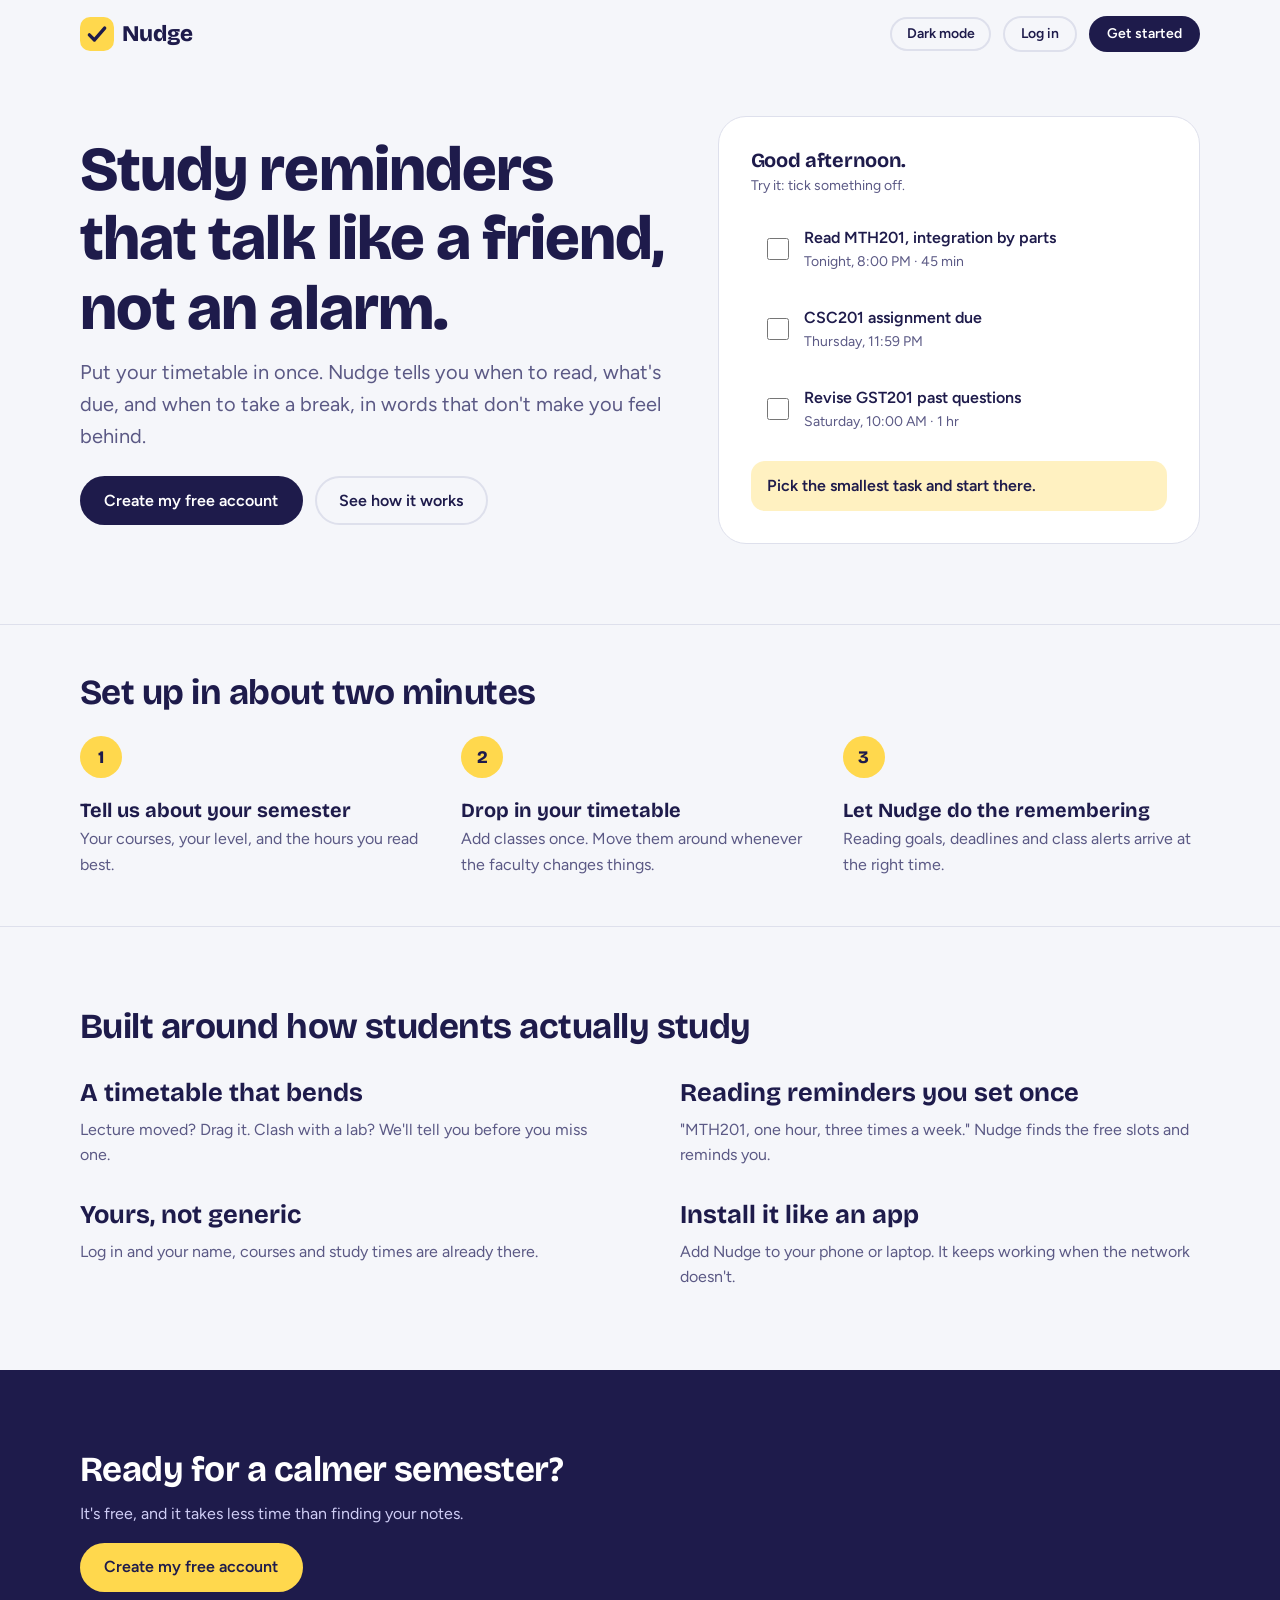
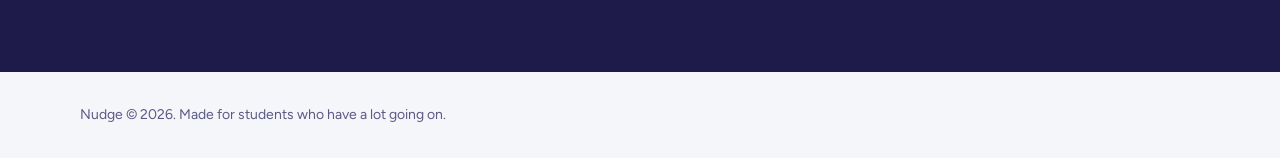
<file: index.html>
<!DOCTYPE html>
<html lang="en">
<head>
  <meta charset="utf-8">
  <meta name="viewport" content="width=device-width, initial-scale=1, viewport-fit=cover">
  <title>Nudge: study reminders that talk like a friend</title>
  <meta name="description" content="A reminder app for university students. Adjustable timetable, reading nudges, and a gentle voice.">
  <meta name="theme-color" content="#1E1B4B">

  <link rel="preconnect" href="https://fonts.googleapis.com">
  <link rel="preconnect" href="https://fonts.gstatic.com" crossorigin>
  <link href="https://fonts.googleapis.com/css2?family=Bricolage+Grotesque:wght@600;700;800&family=Figtree:wght@400;600;700&display=swap" rel="stylesheet">

  <link rel="stylesheet" href="base.css">
  <link rel="stylesheet" href="components.css">
  <link rel="stylesheet" href="landing.css">
  <link rel="manifest" href="manifest.json">
  <link rel="icon" href="icon.svg" type="image/svg+xml">
  <link rel="apple-touch-icon" href="apple-touch-icon.png">
  <meta name="mobile-web-app-capable" content="yes">
  <meta name="apple-mobile-web-app-capable" content="yes">
  <meta name="apple-mobile-web-app-title" content="Nudge">
</head>
<body>
  <a class="skip-link" href="#main">Skip to content</a>

  <header class="site-header">
    <div class="container">
      <a class="brand" href="index.html" aria-label="Nudge home">
        <svg viewBox="0 0 40 40" aria-hidden="true">
          <rect width="40" height="40" rx="12" fill="#FFD84D"/>
          <path d="M11 21l6 6 12-14" fill="none" stroke="#1E1B4B" stroke-width="4" stroke-linecap="round" stroke-linejoin="round"/>
        </svg>
        Nudge
      </a>
      <nav class="nav" aria-label="Main">
        <button class="theme-toggle" type="button" data-theme-toggle aria-pressed="false">Dark mode</button>
        <a class="btn btn-ghost btn-small" href="login.html">Log in</a>
        <a class="btn btn-primary btn-small" href="login.html?mode=signup">Get started</a>
      </nav>
    </div>
  </header>

  <main id="main">
    <section class="hero">
      <div class="container">
        <div>
          <h1>Study reminders that talk like a friend, not an alarm.</h1>
          <p class="lead">Put your timetable in once. Nudge tells you when to read, what's due, and when to take a break, in words that don't make you feel behind.</p>
          <div class="cta-row">
            <a class="btn btn-primary" href="login.html?mode=signup">Create my free account</a>
            <a class="btn btn-ghost" href="#how">See how it works</a>
          </div>
        </div>

        <div class="demo" aria-labelledby="demo-greeting">
          <h2 id="demo-greeting">Good evening.</h2>
          <p class="sub">Try it: tick something off.</p>
          <ul class="demo-list" id="demo-list"></ul>
          <p class="demo-note" id="demo-note" aria-live="polite"></p>
        </div>
      </div>
    </section>

    <section class="steps" id="how">
      <div class="container">
        <h2>Set up in about two minutes</h2>
        <ol>
          <li>
            <div>
              <strong>Tell us about your semester</strong>
              <p>Your courses, your level, and the hours you read best.</p>
            </div>
          </li>
          <li>
            <div>
              <strong>Drop in your timetable</strong>
              <p>Add classes once. Move them around whenever the faculty changes things.</p>
            </div>
          </li>
          <li>
            <div>
              <strong>Let Nudge do the remembering</strong>
              <p>Reading goals, deadlines and class alerts arrive at the right time.</p>
            </div>
          </li>
        </ol>
      </div>
    </section>

    <section class="features">
      <div class="container">
        <h2>Built around how students actually study</h2>
        <dl>
          <div>
            <dt>A timetable that bends</dt>
            <dd>Lecture moved? Drag it. Clash with a lab? We'll tell you before you miss one.</dd>
          </div>
          <div>
            <dt>Reading reminders you set once</dt>
            <dd>"MTH201, one hour, three times a week." Nudge finds the free slots and reminds you.</dd>
          </div>
          <div>
            <dt>Yours, not generic</dt>
            <dd>Log in and your name, courses and study times are already there.</dd>
          </div>
          <div>
            <dt>Install it like an app</dt>
            <dd>Add Nudge to your phone or laptop. It keeps working when the network doesn't.</dd>
          </div>
        </dl>
      </div>
    </section>

    <section class="closing">
      <div class="container">
        <h2>Ready for a calmer semester?</h2>
        <p>It's free, and it takes less time than finding your notes.</p>
        <a class="btn btn-primary" href="login.html?mode=signup">Create my free account</a>
      </div>
    </section>
  </main>

  <footer class="site-footer">
    <div class="container">Nudge &copy; <span id="year">2026</span>. Made for students who have a lot going on.</div>
  </footer>

  <script src="storage.js"></script>
  <script src="copy.js"></script>
  <script src="ui.js"></script>
  <script src="landing.js"></script>
  <script src="pwa.js"></script>
</body>
</html>
</file>
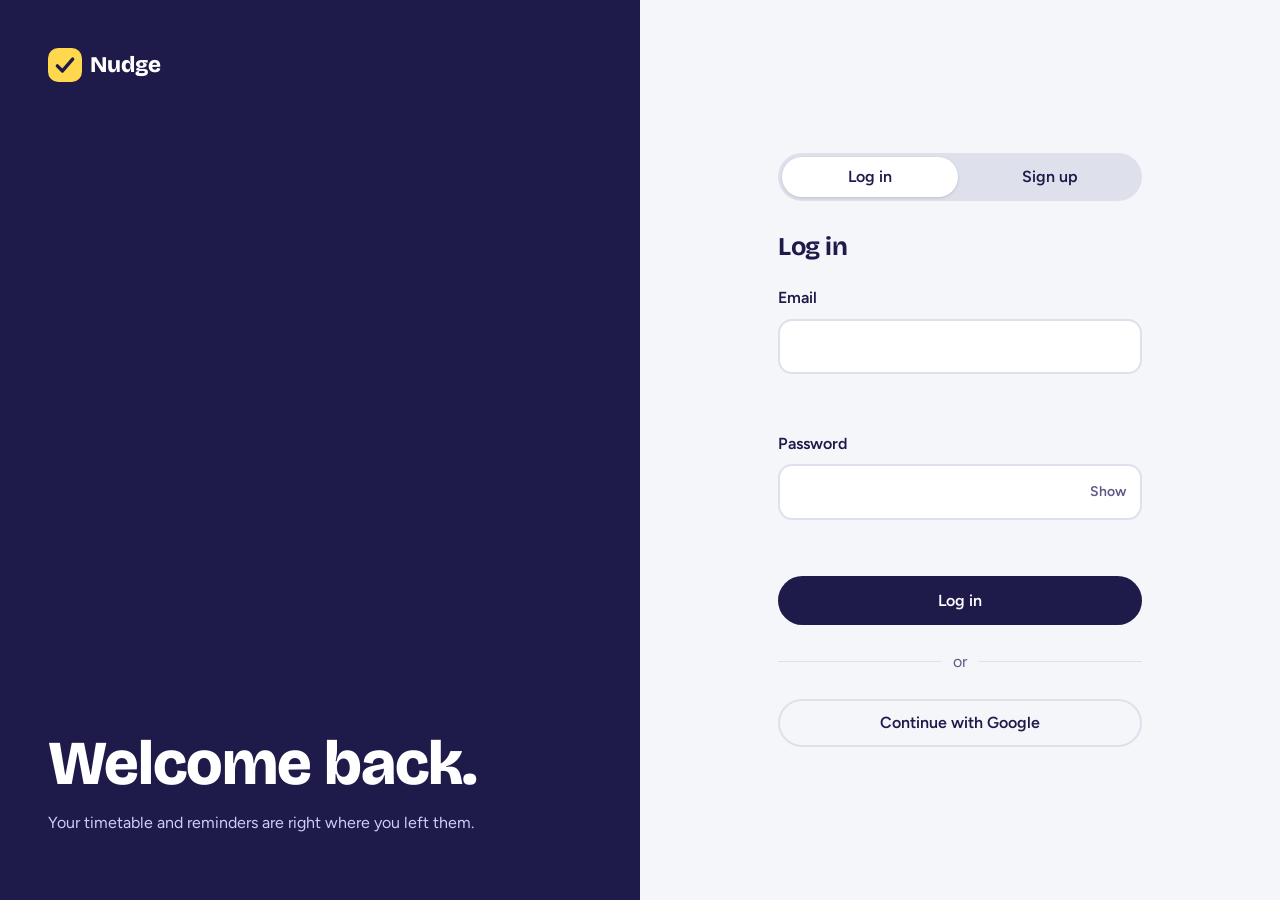
<file: dashboard.html>
<!DOCTYPE html>
<html lang="en">
<head>
  <meta charset="utf-8">
  <meta name="viewport" content="width=device-width, initial-scale=1, viewport-fit=cover">
  <title>Home · Nudge</title>
  <meta name="theme-color" content="#1E1B4B">
  <link rel="preconnect" href="https://fonts.googleapis.com">
  <link rel="preconnect" href="https://fonts.gstatic.com" crossorigin>
  <link href="https://fonts.googleapis.com/css2?family=Bricolage+Grotesque:wght@600;700;800&family=Figtree:wght@400;600;700&display=swap" rel="stylesheet">
  <link rel="stylesheet" href="base.css">
  <link rel="stylesheet" href="components.css">
  <link rel="stylesheet" href="app.css">
  <link rel="manifest" href="manifest.json">
  <link rel="icon" href="icon.svg" type="image/svg+xml">
  <link rel="apple-touch-icon" href="apple-touch-icon.png">
  <meta name="mobile-web-app-capable" content="yes">
  <meta name="apple-mobile-web-app-capable" content="yes">
  <meta name="apple-mobile-web-app-title" content="Nudge">
</head>
<body>
  <a class="skip-link" href="#main">Skip to content</a>
  <header id="app-header"></header>

  <main class="app-main container" id="main">
    <div id="install-slot"></div>
    <section class="dash-hero">
      <h1 id="dash-greeting"></h1>
      <p class="lead" id="dash-summary"></p>
      <ul class="chips" id="dash-courses" aria-label="Your courses"></ul>
    </section>

    <div class="dash-grid">
      <section aria-labelledby="today-h">
        <h2 id="today-h">Today's classes</h2>
        <div id="today-list"></div>
      </section>

      <div class="side">
        <p class="streak-strip" id="streak-text"></p>
        <section aria-labelledby="soon-h">
          <h2 id="soon-h">Coming up</h2>
          <div id="deadline-list"></div>
        </section>
        <section aria-labelledby="read-h">
          <h2 id="read-h">Reading this week</h2>
          <div id="reading-list"></div>
        </section>
      </div>
    </div>

    <p class="tip" id="dash-tip"></p>
  </main>

  <script src="storage.js"></script>
  <script src="copy.js"></script>
  <script src="ui.js"></script>
  <script src="auth.js"></script>
  <script src="planner.js"></script>
  <script src="alerts.js"></script>
  <script src="app.js"></script>
  <script src="dashboard.js"></script>
  <script src="pwa.js"></script>
</body>
</html>
</file>
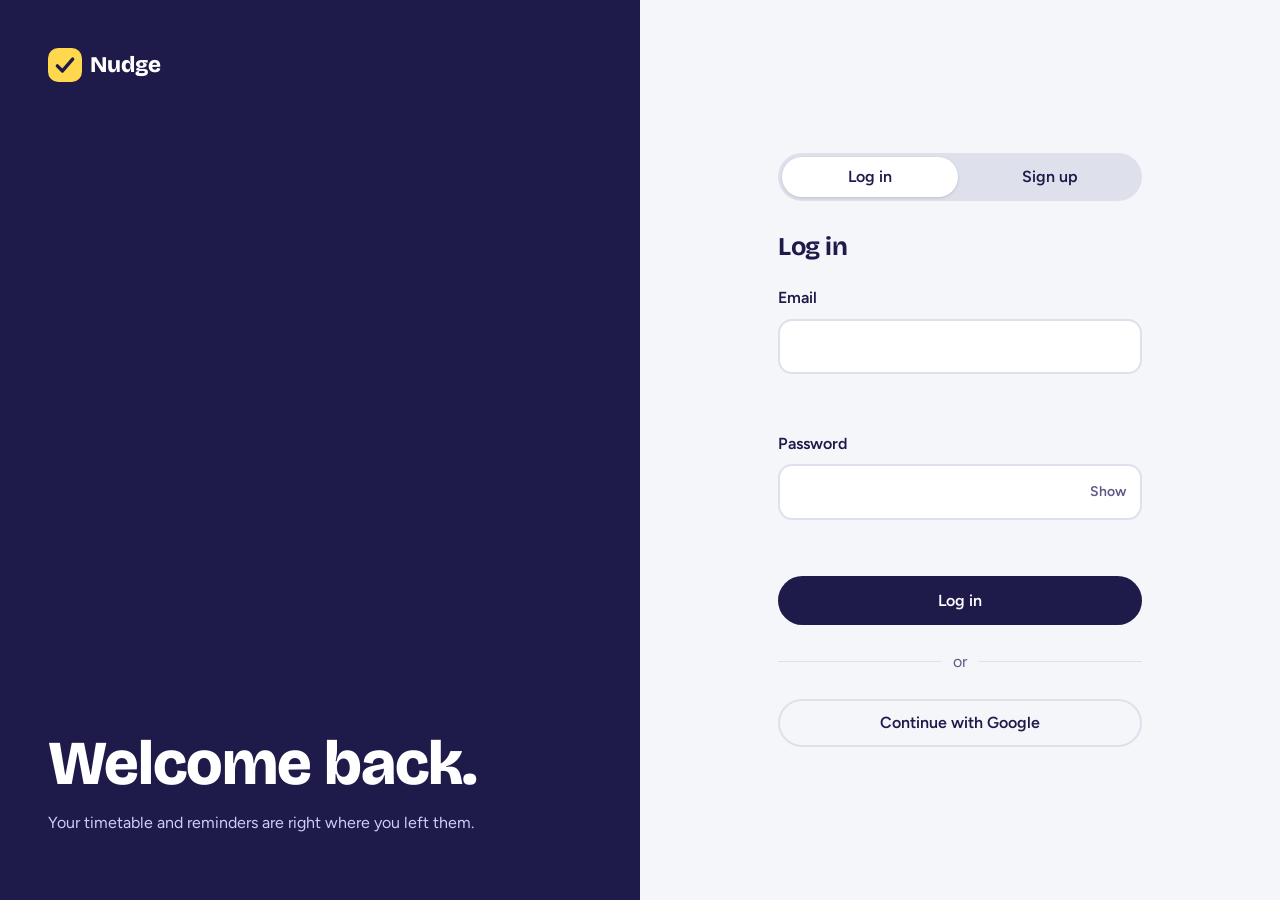
<file: login.html>
<!DOCTYPE html>
<html lang="en">
<head>
  <meta charset="utf-8">
  <meta name="viewport" content="width=device-width, initial-scale=1, viewport-fit=cover">
  <title>Log in · Nudge</title>
  <meta name="theme-color" content="#1E1B4B">
  <link rel="preconnect" href="https://fonts.googleapis.com">
  <link rel="preconnect" href="https://fonts.gstatic.com" crossorigin>
  <link href="https://fonts.googleapis.com/css2?family=Bricolage+Grotesque:wght@600;700;800&family=Figtree:wght@400;600;700&display=swap" rel="stylesheet">
  <link rel="stylesheet" href="base.css">
  <link rel="stylesheet" href="components.css">
  <link rel="stylesheet" href="auth.css">
  <link rel="manifest" href="manifest.json">
  <link rel="icon" href="icon.svg" type="image/svg+xml">
  <link rel="apple-touch-icon" href="assets/icons/apple-touch-icon.png">
  <meta name="mobile-web-app-capable" content="yes">
  <meta name="apple-mobile-web-app-capable" content="yes">
  <meta name="apple-mobile-web-app-title" content="Nudge">
</head>
<body class="auth">
  <a class="skip-link" href="#main">Skip to the form</a>

  <aside class="auth-aside">
    <a class="brand" href="index.html" aria-label="Nudge home">
      <svg viewBox="0 0 40 40" aria-hidden="true"><rect width="40" height="40" rx="12" fill="#FFD84D"/><path d="M11 21l6 6 12-14" fill="none" stroke="#1E1B4B" stroke-width="4" stroke-linecap="round" stroke-linejoin="round"/></svg>
      Nudge
    </a>
    <div>
      <h1 id="aside-title">Welcome back.</h1>
      <p id="aside-text">Your timetable and reminders are right where you left them.</p>
    </div>
  </aside>

  <main class="auth-panel" id="main">
    <div class="seg" role="group" aria-label="Log in or sign up">
      <button type="button" data-mode="login" aria-pressed="true">Log in</button>
      <button type="button" data-mode="signup" aria-pressed="false">Sign up</button>
    </div>

    <form id="login-form" novalidate>
      <h2>Log in</h2>
      <div class="field">
        <label for="login-email">Email</label>
        <input class="input" id="login-email" name="email" type="email" autocomplete="email" required>
        <p class="error" id="login-email-error" role="alert"></p>
      </div>
      <div class="field">
        <label for="login-password">Password</label>
        <div class="pw">
          <input class="input" id="login-password" name="password" type="password" autocomplete="current-password" required>
          <button class="pw-toggle" type="button" aria-label="Show password">Show</button>
        </div>
        <p class="error" id="login-password-error" role="alert"></p>
      </div>
      <p class="error form-error" role="alert"></p>
      <button class="btn btn-primary btn-block" type="submit">Log in</button>
    </form>

    <form id="signup-form" novalidate hidden>
      <h2>Create your account</h2>
      <div class="field">
        <label for="signup-name">Your name</label>
        <input class="input" id="signup-name" name="name" type="text" autocomplete="name" required>
        <p class="error" id="signup-name-error" role="alert"></p>
      </div>
      <div class="field">
        <label for="signup-email">Email</label>
        <input class="input" id="signup-email" name="email" type="email" autocomplete="email" required>
        <p class="error" id="signup-email-error" role="alert"></p>
      </div>
      <div class="field">
        <label for="signup-password">Password</label>
        <div class="pw">
          <input class="input" id="signup-password" name="password" type="password" autocomplete="new-password" required>
          <button class="pw-toggle" type="button" aria-label="Show password">Show</button>
        </div>
        <span class="hint">At least 8 characters.</span>
        <p class="error" id="signup-password-error" role="alert"></p>
      </div>
      <div class="field">
        <label for="signup-confirm">Confirm password</label>
        <input class="input" id="signup-confirm" name="confirm" type="password" autocomplete="new-password" required>
        <p class="error" id="signup-confirm-error" role="alert"></p>
      </div>
      <p class="error form-error" role="alert"></p>
      <button class="btn btn-primary btn-block" type="submit">Create account</button>
    </form>

    <div class="divider"><span>or</span></div>
    <button class="btn btn-ghost btn-block" type="button" id="google-btn">Continue with Google</button>
  </main>

  <script src="storage.js"></script>
  <script src="copy.js"></script>
  <script src="ui.js"></script>
  <script src="auth.js"></script>
  <script src="login.js"></script>
  <script src="pwa.js"></script>
</body>
</html>
</file>
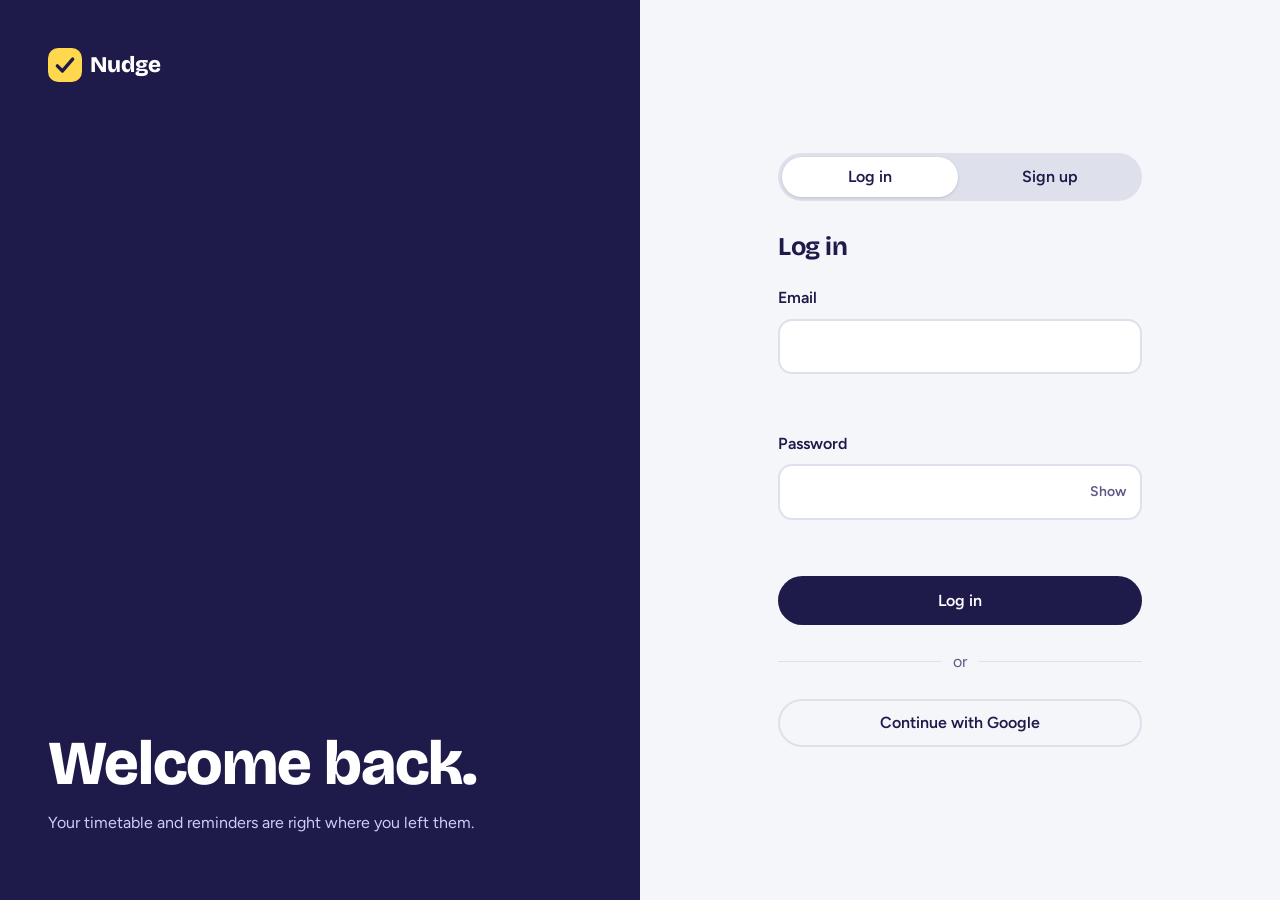
<file: notifications.html>
<!DOCTYPE html>
<html lang="en">
<head>
  <meta charset="utf-8">
  <meta name="viewport" content="width=device-width, initial-scale=1, viewport-fit=cover">
  <title>Alerts · Nudge</title>
  <meta name="theme-color" content="#1E1B4B">
  <link rel="preconnect" href="https://fonts.googleapis.com">
  <link rel="preconnect" href="https://fonts.gstatic.com" crossorigin>
  <link href="https://fonts.googleapis.com/css2?family=Bricolage+Grotesque:wght@600;700;800&family=Figtree:wght@400;600;700&display=swap" rel="stylesheet">
  <link rel="stylesheet" href="base.css">
  <link rel="stylesheet" href="components.css">
  <link rel="stylesheet" href="app.css">
  <link rel="stylesheet" href="lists.css">
  <link rel="stylesheet" href="alerts.css">
  <link rel="manifest" href="manifest.json">
  <link rel="icon" href="icon.svg" type="image/svg+xml">
  <link rel="apple-touch-icon" href="assets/icons/apple-touch-icon.png">
  <meta name="mobile-web-app-capable" content="yes">
  <meta name="apple-mobile-web-app-capable" content="yes">
  <meta name="apple-mobile-web-app-title" content="Nudge">
</head>
<body>
  <a class="skip-link" href="#main">Skip to content</a>
  <header id="app-header"></header>

  <main class="app-main container" id="main">
    <div class="page-head">
      <div>
        <h1>Alerts</h1>
        <p class="muted" id="summary" aria-live="polite"></p>
      </div>
      <button class="btn btn-ghost" type="button" id="clear-btn" hidden>Clear all</button>
    </div>

    <div class="notice" id="permission-box"></div>

    <section aria-labelledby="new-h">
      <h2 id="new-h" class="visually-hidden">New alerts</h2>
      <div id="active-list"></div>
    </section>

    <section class="alert-section" id="snoozed-section" aria-labelledby="snoozed-h" hidden>
      <h2 id="snoozed-h">Snoozed</h2>
      <ul class="plan-list" id="snoozed-list"></ul>
    </section>

    <section class="alert-section" aria-labelledby="next-h">
      <h2 id="next-h">Coming up next</h2>
      <div id="next-list"></div>
    </section>
  </main>

  <script src="storage.js"></script>
  <script src="copy.js"></script>
  <script src="ui.js"></script>
  <script src="auth.js"></script>
  <script src="planner.js"></script>
  <script src="alerts.js"></script>
  <script src="app.js"></script>
  <script src="notifications.js"></script>
  <script src="pwa.js"></script>
</body>
</html>
</file>
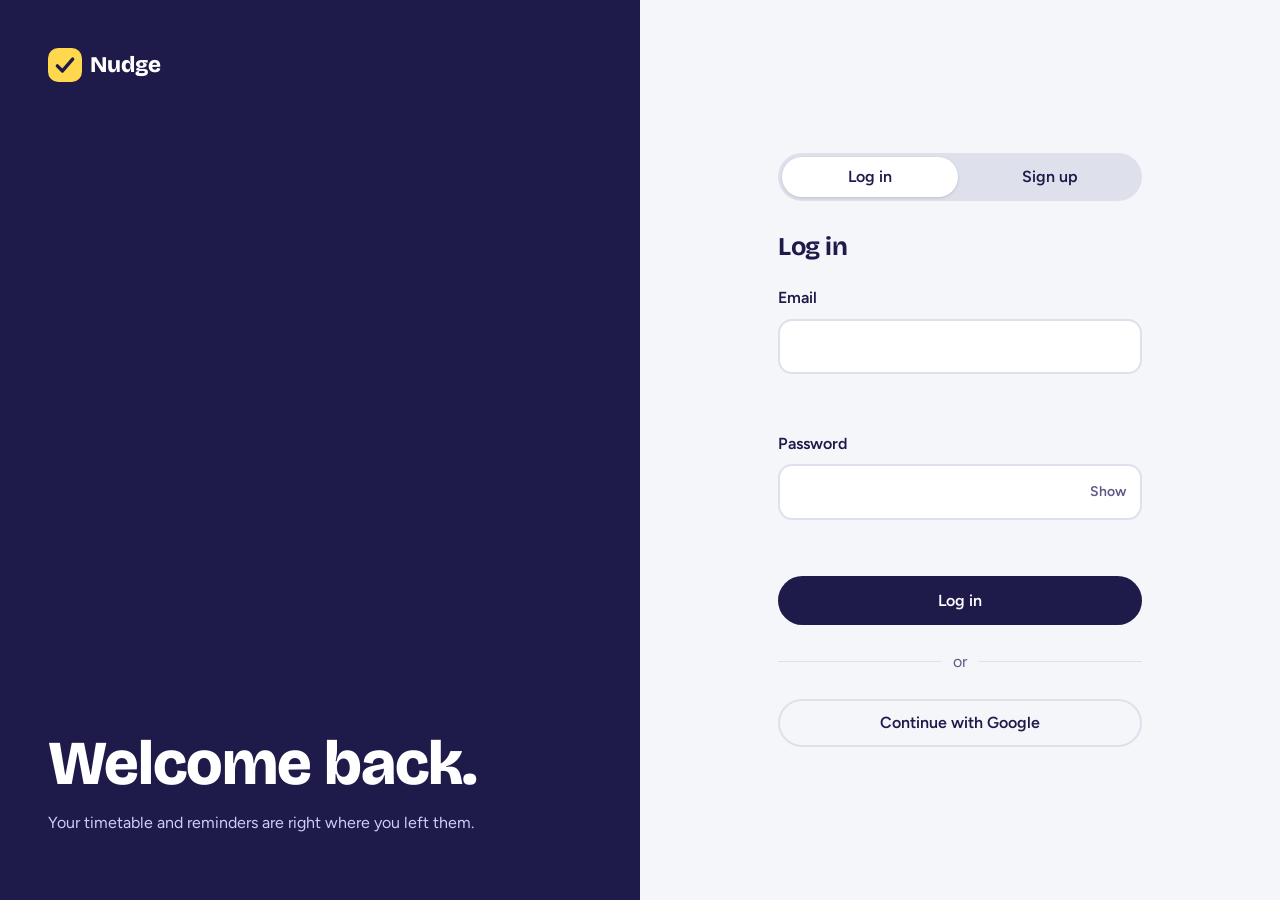
<file: onboarding.html>
<!DOCTYPE html>
<html lang="en">
<head>
  <meta charset="utf-8">
  <meta name="viewport" content="width=device-width, initial-scale=1, viewport-fit=cover">
  <title>Set up · Nudge</title>
  <meta name="theme-color" content="#1E1B4B">
  <link rel="preconnect" href="https://fonts.googleapis.com">
  <link rel="preconnect" href="https://fonts.gstatic.com" crossorigin>
  <link href="https://fonts.googleapis.com/css2?family=Bricolage+Grotesque:wght@600;700;800&family=Figtree:wght@400;600;700&display=swap" rel="stylesheet">
  <link rel="stylesheet" href="base.css">
  <link rel="stylesheet" href="components.css">
  <link rel="stylesheet" href="onboarding.css">
  <link rel="manifest" href="manifest.json">
  <link rel="icon" href="icon.svg" type="image/svg+xml">
  <link rel="apple-touch-icon" href="apple-touch-icon.png">
  <meta name="mobile-web-app-capable" content="yes">
  <meta name="apple-mobile-web-app-capable" content="yes">
  <meta name="apple-mobile-web-app-title" content="Nudge">
</head>
<body>
  <a class="skip-link" href="#main">Skip to the form</a>
  <header class="site-header">
    <div class="container">
      <a class="brand" href="index.html" aria-label="Nudge home">
        <svg viewBox="0 0 40 40" aria-hidden="true"><rect width="40" height="40" rx="12" fill="#FFD84D"/><path d="M11 21l6 6 12-14" fill="none" stroke="#1E1B4B" stroke-width="4" stroke-linecap="round" stroke-linejoin="round"/></svg>
        Nudge
      </a>
    </div>
  </header>

  <main class="onboard" id="main">
    <p class="step-label" id="step-label" aria-live="polite">Step 1 of 3</p>
    <div class="bar" aria-hidden="true"><span id="bar-fill"></span></div>

    <form id="onboard-form" novalidate>
      <!-- Step 1 -->
      <section data-step="1" aria-labelledby="s1-title">
        <h1 id="s1-title">First, a little about you</h1>
        <p class="muted">This is how Nudge will greet you and what it will call your semester.</p>
        <div class="field">
          <label for="nickname">What should we call you?</label>
          <input class="input" id="nickname" name="nickname" autocomplete="nickname">
          <p class="error" id="nickname-error" role="alert"></p>
        </div>
        <div class="field">
          <label for="university">University</label>
          <input class="input" id="university" name="university" autocomplete="organization">
          <p class="error" id="university-error" role="alert"></p>
        </div>
        <div class="field">
          <label for="course-of-study">Course of study</label>
          <input class="input" id="course-of-study" name="course" placeholder="e.g. Computer Science">
          <p class="error" id="course-of-study-error" role="alert"></p>
        </div>
        <div class="field">
          <label for="level">Level</label>
          <select class="select" id="level" name="level">
            <option value="">Choose your level</option>
            <option>100L</option><option>200L</option><option>300L</option>
            <option>400L</option><option>500L</option><option>600L</option><option>Postgraduate</option>
          </select>
          <p class="error" id="level-error" role="alert"></p>
        </div>
      </section>

      <!-- Step 2 -->
      <section data-step="2" aria-labelledby="s2-title" hidden>
        <h1 id="s2-title">Which courses are you taking?</h1>
        <p class="muted">Add each course code. You can change these any time.</p>
        <div class="field">
          <label for="course-code">Course code</label>
          <div class="add-row">
            <input class="input" id="course-code" placeholder="e.g. MTH201" autocomplete="off" maxlength="12">
            <input class="input" id="course-title" placeholder="Title (optional)" autocomplete="off" maxlength="60" aria-label="Course title, optional">
            <button class="btn btn-ghost" type="button" id="add-course">Add</button>
          </div>
          <p class="error" id="course-error" role="alert"></p>
        </div>
        <ul class="course-list" id="course-list" aria-label="Your courses"></ul>
        <p class="muted" id="course-count"></p>
      </section>

      <!-- Step 3 -->
      <section data-step="3" aria-labelledby="s3-title" hidden>
        <h1 id="s3-title">When do you read best?</h1>
        <p class="muted">We'll schedule reading nudges in these windows. Pick as many as you like.</p>
        <fieldset class="times">
          <legend class="visually-hidden">Preferred study times</legend>
          <label><input type="checkbox" name="times" value="morning"><span>Morning<small>6 to 10 AM</small></span></label>
          <label><input type="checkbox" name="times" value="afternoon"><span>Afternoon<small>1 to 5 PM</small></span></label>
          <label><input type="checkbox" name="times" value="evening"><span>Evening<small>6 to 9 PM</small></span></label>
          <label><input type="checkbox" name="times" value="late"><span>Late night<small>10 PM onwards</small></span></label>
        </fieldset>
        <div class="field">
          <label for="remind-at">Send my daily summary at</label>
          <input class="input" id="remind-at" name="remindAt" type="time" value="19:00">
          <span class="hint">One gentle message about tomorrow.</span>
        </div>
        <div class="field">
          <label for="lead">Warn me before class</label>
          <select class="select" id="lead" name="lead">
            <option value="15">15 minutes before</option>
            <option value="30" selected>30 minutes before</option>
            <option value="60">1 hour before</option>
          </select>
        </div>
      </section>

      <p class="error form-error" id="form-error" role="alert"></p>
      <div class="actions">
        <button class="btn btn-ghost" type="button" id="back-btn" hidden>Back</button>
        <button class="btn btn-primary" type="submit" id="next-btn">Continue</button>
      </div>
    </form>
  </main>

  <script src="storage.js"></script>
  <script src="copy.js"></script>
  <script src="ui.js"></script>
  <script src="auth.js"></script>
  <script src="onboarding.js"></script>
  <script src="pwa.js"></script>
</body>
</html>
</file>
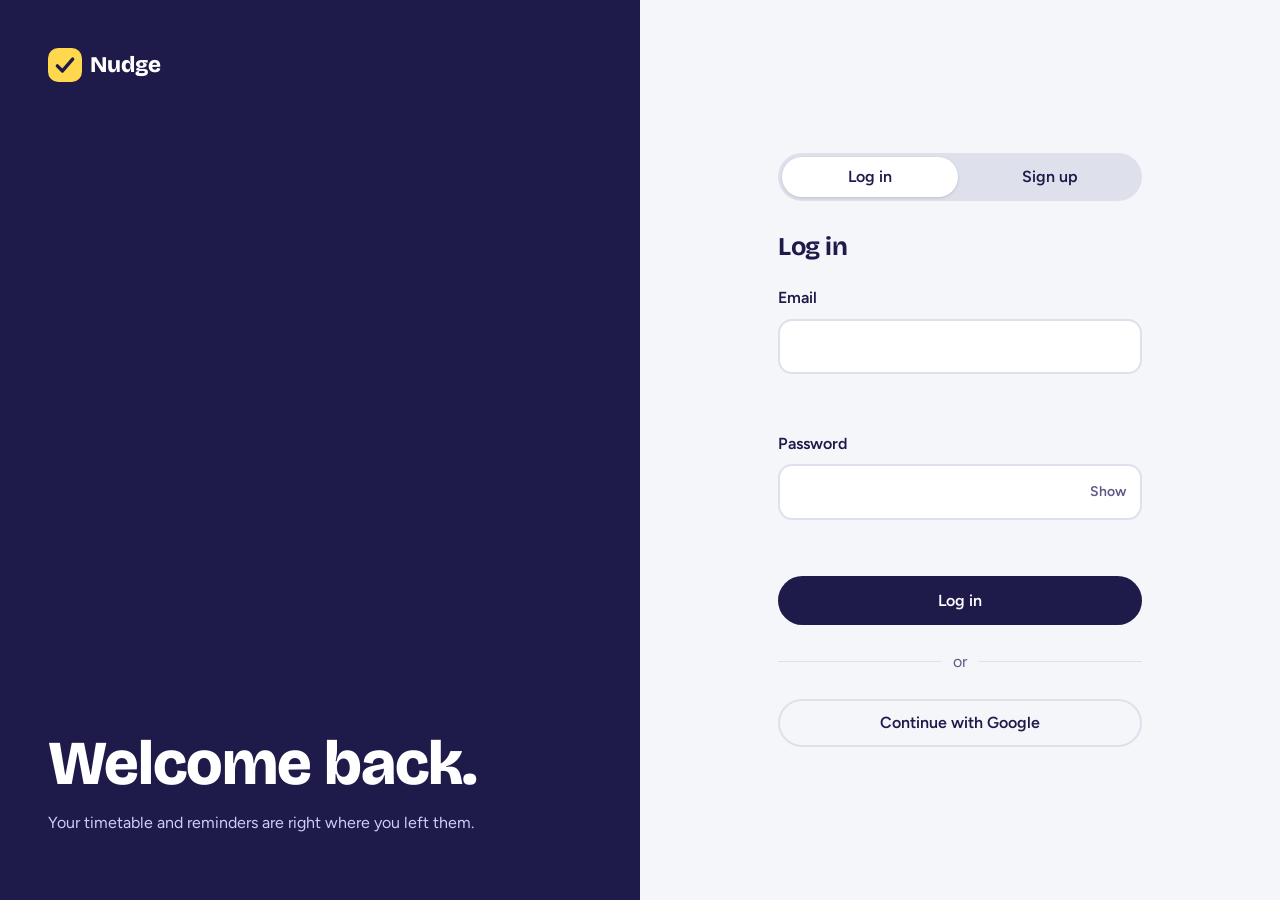
<file: reading.html>
<!DOCTYPE html>
<html lang="en">
<head>
  <meta charset="utf-8">
  <meta name="viewport" content="width=device-width, initial-scale=1, viewport-fit=cover">
  <title>Reading plan · Nudge</title>
  <meta name="theme-color" content="#1E1B4B">
  <link rel="preconnect" href="https://fonts.googleapis.com">
  <link rel="preconnect" href="https://fonts.gstatic.com" crossorigin>
  <link href="https://fonts.googleapis.com/css2?family=Bricolage+Grotesque:wght@600;700;800&family=Figtree:wght@400;600;700&display=swap" rel="stylesheet">
  <link rel="stylesheet" href="base.css">
  <link rel="stylesheet" href="components.css">
  <link rel="stylesheet" href="app.css">
  <link rel="stylesheet" href="lists.css">
  <link rel="manifest" href="manifest.json">
  <link rel="icon" href="icon.svg" type="image/svg+xml">
  <link rel="apple-touch-icon" href="apple-touch-icon.png">
  <meta name="mobile-web-app-capable" content="yes">
  <meta name="apple-mobile-web-app-capable" content="yes">
  <meta name="apple-mobile-web-app-title" content="Nudge">
</head>
<body>
  <a class="skip-link" href="#main">Skip to content</a>
  <header id="app-header"></header>

  <main class="app-main container" id="main">
    <div class="page-head">
      <div>
        <h1>Reading plan</h1>
        <p class="muted">Set a goal once. Nudge finds the time.</p>
      </div>
      <button class="btn btn-primary" type="button" id="add-btn">Set a reading goal</button>
    </div>

    <section class="goals-wrap" aria-labelledby="goals-h">
      <h2 id="goals-h">This week</h2>
      <div class="goals" id="goals"></div>
    </section>

    <section class="plan" aria-labelledby="plan-h">
      <h2 id="plan-h">Coming up</h2>
      <div id="plan"></div>
      <p class="plan-note">Sessions are placed in the gaps of your timetable, inside the study times you picked. They update whenever you change your timetable or log a session.</p>
    </section>
  </main>

  <dialog id="dlg" aria-labelledby="dlg-title">
    <form id="form" novalidate>
      <h2 id="dlg-title">Set a reading goal</h2>
      <div class="field">
        <label for="f-course">Course</label>
        <input class="input" id="f-course" name="course" list="course-options" maxlength="30" autocomplete="off">
        <datalist id="course-options"></datalist>
        <p class="error" id="f-course-error" role="alert"></p>
      </div>
      <div class="row2">
        <div class="field">
          <label for="f-minutes">How long each time?</label>
          <select class="select" id="f-minutes" name="minutes">
            <option value="30">30 minutes</option><option value="45">45 minutes</option>
            <option value="60" selected>1 hour</option><option value="90">1 hour 30 minutes</option><option value="120">2 hours</option>
          </select>
        </div>
        <div class="field">
          <label for="f-perweek">How many times a week?</label>
          <select class="select" id="f-perweek" name="perWeek">
            <option>1</option><option>2</option><option selected>3</option><option>4</option><option>5</option><option>6</option><option>7</option>
          </select>
        </div>
      </div>
      <p class="error" id="form-error" role="alert"></p>
      <div class="dlg-actions">
        <button class="btn btn-ghost" type="button" id="delete-btn" hidden>Delete</button>
        <button class="btn btn-ghost" type="button" id="cancel-btn">Cancel</button>
        <button class="btn btn-primary" type="submit">Save goal</button>
      </div>
    </form>
  </dialog>

  <script src="storage.js"></script>
  <script src="copy.js"></script>
  <script src="ui.js"></script>
  <script src="auth.js"></script>
  <script src="planner.js"></script>
  <script src="alerts.js"></script>
  <script src="app.js"></script>
  <script src="reading.js"></script>
  <script src="pwa.js"></script>
</body>
</html>
</file>
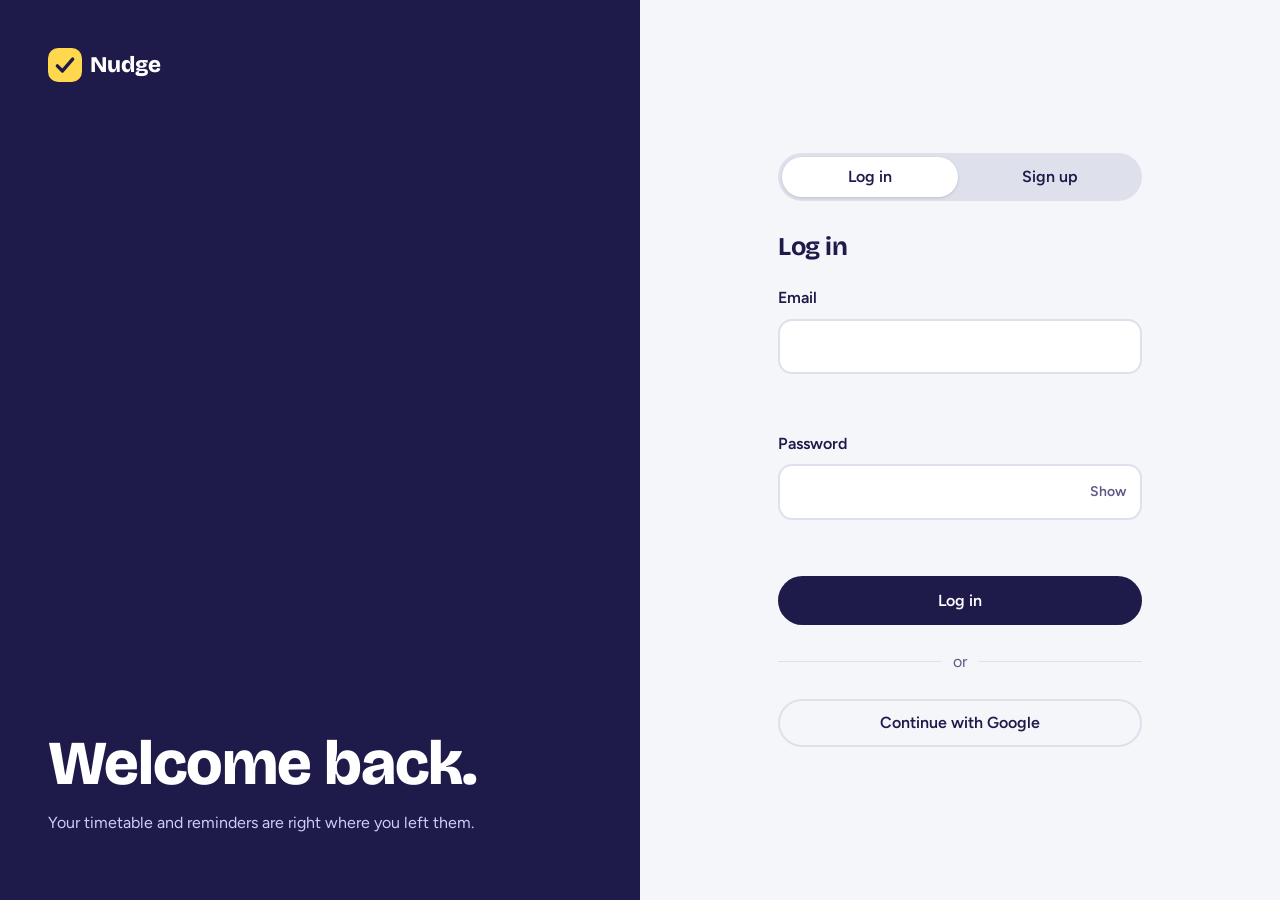
<file: reminders.html>
<!DOCTYPE html>
<html lang="en">
<head>
  <meta charset="utf-8">
  <meta name="viewport" content="width=device-width, initial-scale=1, viewport-fit=cover">
  <title>Reminders · Nudge</title>
  <meta name="theme-color" content="#1E1B4B">
  <link rel="preconnect" href="https://fonts.googleapis.com">
  <link rel="preconnect" href="https://fonts.gstatic.com" crossorigin>
  <link href="https://fonts.googleapis.com/css2?family=Bricolage+Grotesque:wght@600;700;800&family=Figtree:wght@400;600;700&display=swap" rel="stylesheet">
  <link rel="stylesheet" href="base.css">
  <link rel="stylesheet" href="components.css">
  <link rel="stylesheet" href="app.css">
  <link rel="stylesheet" href="lists.css">
  <link rel="manifest" href="manifest.json">
  <link rel="icon" href="icon.svg" type="image/svg+xml">
  <link rel="apple-touch-icon" href="apple-touch-icon.png">
  <meta name="mobile-web-app-capable" content="yes">
  <meta name="apple-mobile-web-app-capable" content="yes">
  <meta name="apple-mobile-web-app-title" content="Nudge">
</head>
<body>
  <a class="skip-link" href="#main">Skip to content</a>
  <header id="app-header"></header>

  <main class="app-main container" id="main">
    <div class="page-head">
      <div>
        <h1>Reminders</h1>
        <p class="muted" id="summary" aria-live="polite"></p>
      </div>
      <button class="btn btn-primary" type="button" id="add-btn">Add a reminder</button>
    </div>

    <div class="filters" role="group" aria-label="Filter reminders" id="filters"></div>
    <div id="list"></div>
  </main>

  <dialog id="dlg" aria-labelledby="dlg-title">
    <form id="form" novalidate>
      <h2 id="dlg-title">Add a reminder</h2>
      <div class="field">
        <label for="f-title">What do you need to remember?</label>
        <input class="input" id="f-title" name="title" maxlength="100" autocomplete="off">
        <p class="error" id="f-title-error" role="alert"></p>
      </div>
      <div class="row2">
        <div class="field">
          <label for="f-kind">Type</label>
          <select class="select" id="f-kind" name="kind">
            <option value="assignment">Assignment</option><option value="test">Test</option>
            <option value="exam">Exam</option><option value="deadline">Deadline</option><option value="other">Something else</option>
          </select>
        </div>
        <div class="field">
          <label for="f-course">Course <span class="muted">(optional)</span></label>
          <input class="input" id="f-course" name="course" list="course-options" maxlength="30" autocomplete="off">
          <datalist id="course-options"></datalist>
        </div>
      </div>
      <div class="row2">
        <div class="field">
          <label for="f-date">Due date</label>
          <input class="input" id="f-date" name="date" type="date">
          <p class="error" id="f-date-error" role="alert"></p>
        </div>
        <div class="field">
          <label for="f-time">Due time</label>
          <input class="input" id="f-time" name="time" type="time">
          <p class="error" id="f-time-error" role="alert"></p>
        </div>
      </div>
      <div class="row2">
        <div class="field">
          <label for="f-priority">Priority</label>
          <select class="select" id="f-priority" name="priority">
            <option value="high">High</option><option value="medium" selected>Medium</option><option value="low">Low</option>
          </select>
        </div>
        <div class="field">
          <label for="f-repeat">Repeats</label>
          <select class="select" id="f-repeat" name="repeat">
            <option value="none">Doesn't repeat</option><option value="daily">Every day</option><option value="weekly">Every week</option>
          </select>
        </div>
      </div>
      <p class="hint muted" id="past-note" hidden>That time has already passed, so this will show up as overdue.</p>
      <p class="error" id="form-error" role="alert"></p>
      <div class="dlg-actions">
        <button class="btn btn-ghost" type="button" id="cancel-btn">Cancel</button>
        <button class="btn btn-primary" type="submit">Save</button>
      </div>
    </form>
  </dialog>

  <script src="storage.js"></script>
  <script src="copy.js"></script>
  <script src="ui.js"></script>
  <script src="auth.js"></script>
  <script src="planner.js"></script>
  <script src="alerts.js"></script>
  <script src="app.js"></script>
  <script src="reminders.js"></script>
  <script src="pwa.js"></script>
</body>
</html>
</file>
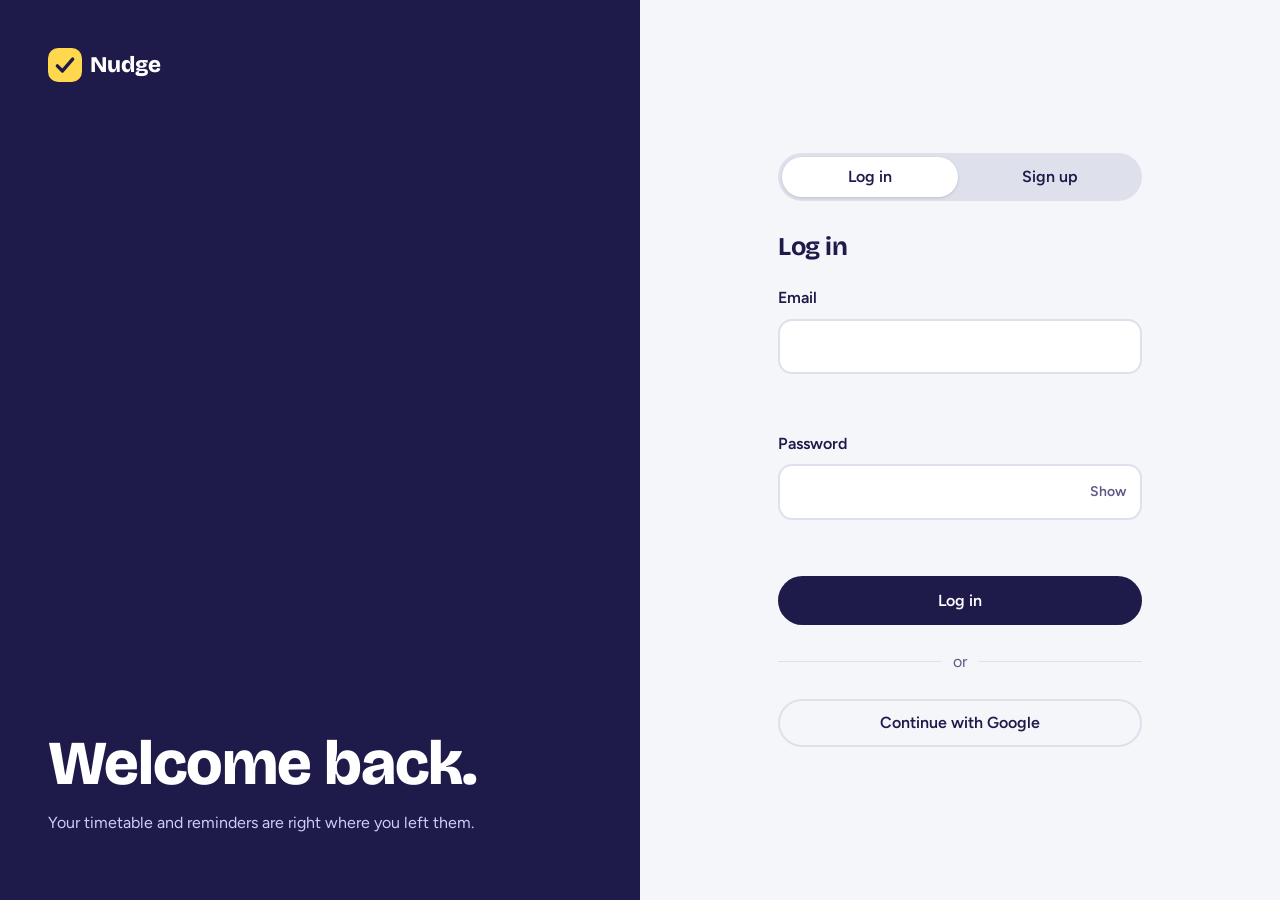
<file: settings.html>
<!DOCTYPE html>
<html lang="en">
<head>
  <meta charset="utf-8">
  <meta name="viewport" content="width=device-width, initial-scale=1, viewport-fit=cover">
  <title>Settings · Nudge</title>
  <meta name="theme-color" content="#1E1B4B">
  <link rel="preconnect" href="https://fonts.googleapis.com">
  <link rel="preconnect" href="https://fonts.gstatic.com" crossorigin>
  <link href="https://fonts.googleapis.com/css2?family=Bricolage+Grotesque:wght@600;700;800&family=Figtree:wght@400;600;700&display=swap" rel="stylesheet">
  <link rel="stylesheet" href="base.css">
  <link rel="stylesheet" href="components.css">
  <link rel="stylesheet" href="app.css">
  <link rel="stylesheet" href="settings.css">
  <link rel="manifest" href="manifest.json">
  <link rel="icon" href="icon.svg" type="image/svg+xml">
  <link rel="apple-touch-icon" href="apple-touch-icon.png">
  <meta name="mobile-web-app-capable" content="yes">
  <meta name="apple-mobile-web-app-capable" content="yes">
  <meta name="apple-mobile-web-app-title" content="Nudge">
</head>
<body>
  <a class="skip-link" href="#main">Skip to content</a>
  <header id="app-header"></header>

  <main class="app-main container settings" id="main">
    <h1>Settings</h1>

    <section aria-labelledby="profile-h">
      <h2 id="profile-h">Your profile</h2>
      <form id="profile-form" novalidate>
        <div class="row2">
          <div class="field"><label for="p-name">Full name</label><input class="input" id="p-name" name="name" autocomplete="name"><p class="error" id="p-name-error" role="alert"></p></div>
          <div class="field"><label for="p-nick">What we call you</label><input class="input" id="p-nick" name="nickname"><p class="error" id="p-nick-error" role="alert"></p></div>
        </div>
        <div class="row2">
          <div class="field"><label for="p-uni">University</label><input class="input" id="p-uni" name="university"></div>
          <div class="field"><label for="p-course">Course of study</label><input class="input" id="p-course" name="course"></div>
        </div>
        <div class="field narrow"><label for="p-level">Level</label>
          <select class="select" id="p-level" name="level"><option>100L</option><option>200L</option><option>300L</option><option>400L</option><option>500L</option><option>600L</option><option>Postgraduate</option></select></div>
        <div class="btn-row">
          <button class="btn btn-primary" type="submit">Save profile</button>
          <a class="btn btn-ghost" href="onboarding.html">Edit courses and study times</a>
        </div>
      </form>
    </section>

    <section aria-labelledby="alerts-h">
      <h2 id="alerts-h">Alerts</h2>
      <div class="notice" id="permission-box"></div>
      <form id="alerts-form">
        <fieldset class="toggles">
          <legend class="visually-hidden">Which alerts to send</legend>
          <label><input type="checkbox" name="class"><span>Class warnings<small>Before each class or lab</small></span></label>
          <label><input type="checkbox" name="reminder"><span>Deadlines<small>A day before, an hour before, and when due</small></span></label>
          <label><input type="checkbox" name="reading"><span>Reading times<small>When a planned session starts</small></span></label>
          <label><input type="checkbox" name="daily"><span>Daily summary<small>One message about tomorrow</small></span></label>
        </fieldset>
        <div class="row2">
          <div class="field"><label for="a-lead">Warn me before class</label>
            <select class="select" id="a-lead" name="lead"><option value="15">15 minutes before</option><option value="30">30 minutes before</option><option value="60">1 hour before</option></select></div>
          <div class="field"><label for="a-time">Daily summary time</label><input class="input" id="a-time" name="remindAt" type="time"></div>
        </div>
      </form>
    </section>

    <section aria-labelledby="look-h">
      <h2 id="look-h">Appearance</h2>
      <div class="field narrow"><label for="theme-select">Theme</label>
        <select class="select" id="theme-select"><option value="">Match my device</option><option value="light">Light</option><option value="dark">Dark</option></select></div>
    </section>

    <section aria-labelledby="install-h">
      <h2 id="install-h">Install the app</h2>
      <p id="install-text" class="muted"></p>
      <button class="btn btn-primary" type="button" id="install-btn" data-install hidden>Install Nudge</button>
    </section>

    <section aria-labelledby="data-h">
      <h2 id="data-h">Your data</h2>
      <p class="muted">Everything lives on this device. Download a copy any time, or erase it all.</p>
      <div class="btn-row">
        <button class="btn btn-ghost" type="button" id="export-btn">Download my data</button>
        <button class="btn btn-ghost danger" type="button" id="delete-open">Delete my account</button>
      </div>
    </section>
  </main>

  <dialog id="delete-dialog" aria-labelledby="del-title">
    <form id="delete-form" novalidate>
      <h2 id="del-title">Delete your account?</h2>
      <p>This erases your timetable, reminders, reading goals and profile from this device. It can't be undone.</p>
      <div class="field">
        <label for="del-confirm">Type DELETE to confirm</label>
        <input class="input" id="del-confirm" autocomplete="off">
        <p class="error" id="del-confirm-error" role="alert"></p>
      </div>
      <div class="dlg-actions">
        <button class="btn btn-ghost" type="button" id="del-cancel">Keep my account</button>
        <button class="btn btn-primary danger-solid" type="submit">Delete everything</button>
      </div>
    </form>
  </dialog>

  <script src="storage.js"></script>
  <script src="copy.js"></script>
  <script src="ui.js"></script>
  <script src="auth.js"></script>
  <script src="planner.js"></script>
  <script src="alerts.js"></script>
  <script src="app.js"></script>
  <script src="pwa.js"></script>
  <script src="settings.js"></script>
</body>
</html>
</file>
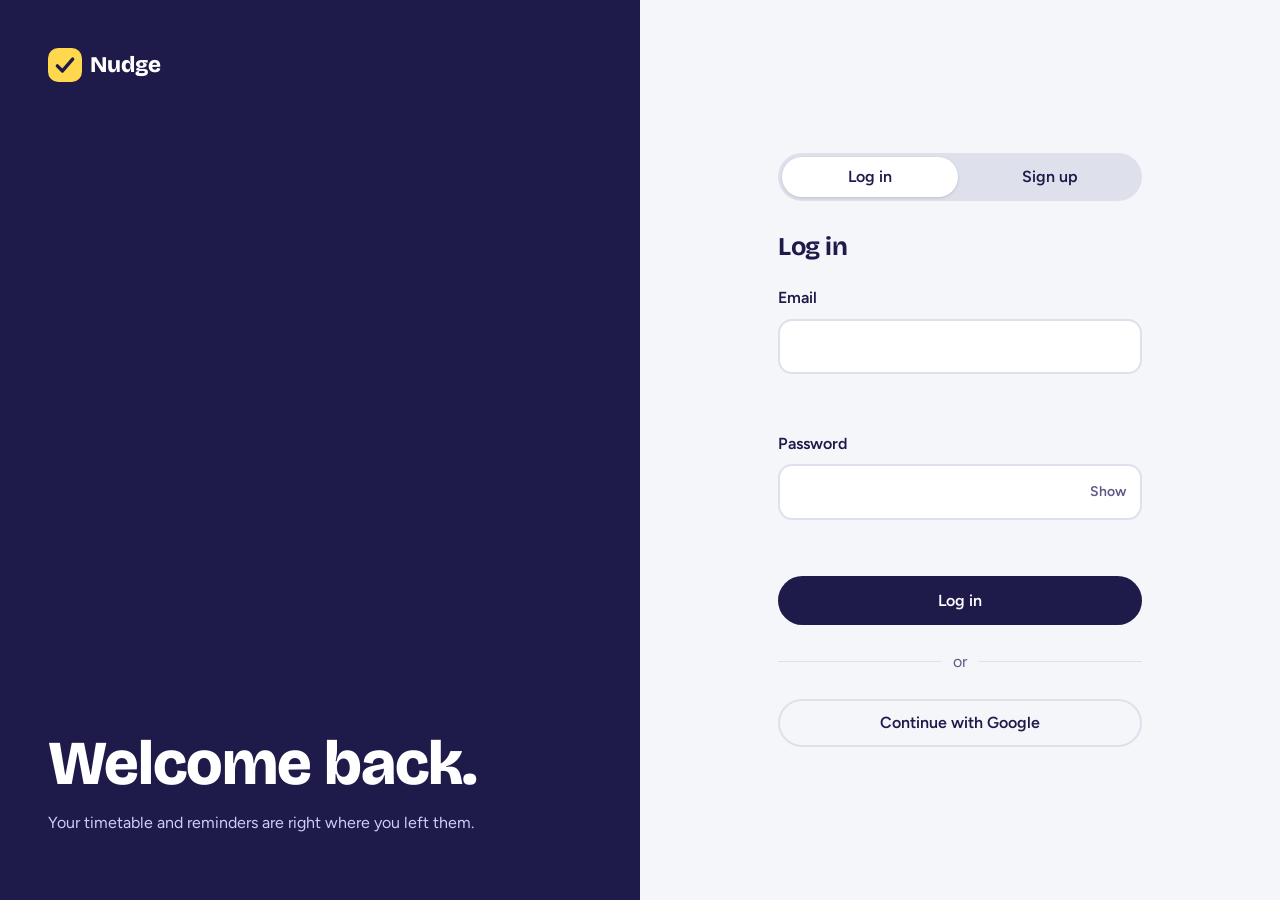
<file: timetable.html>
<!DOCTYPE html>
<html lang="en">
<head>
  <meta charset="utf-8">
  <meta name="viewport" content="width=device-width, initial-scale=1, viewport-fit=cover">
  <title>Timetable · Nudge</title>
  <meta name="theme-color" content="#1E1B4B">
  <link rel="preconnect" href="https://fonts.googleapis.com">
  <link rel="preconnect" href="https://fonts.gstatic.com" crossorigin>
  <link href="https://fonts.googleapis.com/css2?family=Bricolage+Grotesque:wght@600;700;800&family=Figtree:wght@400;600;700&display=swap" rel="stylesheet">
  <link rel="stylesheet" href="base.css">
  <link rel="stylesheet" href="components.css">
  <link rel="stylesheet" href="app.css">
  <link rel="stylesheet" href="timetable.css">
  <link rel="manifest" href="manifest.json">
  <link rel="icon" href="icon.svg" type="image/svg+xml">
  <link rel="apple-touch-icon" href="apple-touch-icon.png">
  <meta name="mobile-web-app-capable" content="yes">
  <meta name="apple-mobile-web-app-capable" content="yes">
  <meta name="apple-mobile-web-app-title" content="Nudge">
</head>
<body>
  <a class="skip-link" href="#main">Skip to content</a>
  <header id="app-header"></header>

  <main class="app-main container" id="main">
    <div class="tt-head">
      <div>
        <h1>Timetable</h1>
        <p class="muted" id="range-label" aria-live="polite"></p>
      </div>
      <div class="tt-controls">
        <div class="seg" role="group" aria-label="Timetable view">
          <button type="button" data-view="week" aria-pressed="true">Week</button>
          <button type="button" data-view="day" aria-pressed="false">Day</button>
        </div>
        <div class="week-nav">
          <button class="btn btn-ghost btn-small" type="button" id="prev-btn">Previous</button>
          <button class="btn btn-ghost btn-small" type="button" id="today-btn">This week</button>
          <button class="btn btn-ghost btn-small" type="button" id="next-btn">Next</button>
        </div>
        <button class="btn btn-primary" type="button" id="add-btn">Add a class</button>
      </div>
    </div>

    <div class="day-tabs" id="day-tabs" role="group" aria-label="Choose a day" hidden></div>
    <div id="tt-empty"></div>

    <div class="tt-wrap"><div class="tt" id="tt"></div></div>
    <p class="muted tt-hint">Tip: drag a class to move it on a computer, or tap one to edit its day and time. Tap an empty slot to add a class there.</p>

    <div class="tt-side">
      <section aria-labelledby="free-h">
        <h2 id="free-h">Free time</h2>
        <div id="free-list"></div>
      </section>
      <details class="hours">
        <summary>Adjust hours and slot length</summary>
        <div class="hours-fields">
          <div class="field"><label for="cfg-start">Day starts at</label><select class="select" id="cfg-start"></select></div>
          <div class="field"><label for="cfg-end">Day ends at</label><select class="select" id="cfg-end"></select></div>
          <div class="field"><label for="cfg-slot">Slot length</label>
            <select class="select" id="cfg-slot"><option value="30">30 minutes</option><option value="60">1 hour</option></select></div>
        </div>
        <p class="hint muted">Classes outside these hours stay saved. They just won't show on the grid.</p>
      </details>
    </div>
  </main>

  <dialog id="entry-dialog" aria-labelledby="dlg-title">
    <form id="entry-form" novalidate>
      <h2 id="dlg-title">Add a class</h2>

      <div class="row2">
        <div class="field">
          <label for="f-type">Type</label>
          <select class="select" id="f-type" name="type">
            <option value="class">Lecture</option><option value="lab">Lab</option>
            <option value="tutorial">Tutorial</option><option value="study">Study block</option>
          </select>
        </div>
        <div class="field">
          <label for="f-course">Course code or topic</label>
          <input class="input" id="f-course" name="course" list="course-options" maxlength="30" autocomplete="off">
          <datalist id="course-options"></datalist>
          <p class="error" id="f-course-error" role="alert"></p>
        </div>
      </div>

      <div class="field"><label for="f-title">Title <span class="muted">(optional)</span></label>
        <input class="input" id="f-title" name="title" maxlength="60"></div>

      <div class="row2">
        <div class="field"><label for="f-venue">Venue</label><input class="input" id="f-venue" name="venue" maxlength="40"></div>
        <div class="field"><label for="f-lecturer">Lecturer</label><input class="input" id="f-lecturer" name="lecturer" maxlength="40"></div>
      </div>

      <div class="row2">
        <div class="field"><label for="f-repeat">Repeats</label>
          <select class="select" id="f-repeat" name="repeat"><option value="weekly">Every week</option><option value="once">Just once</option></select></div>
        <div class="field" id="day-field"><label for="f-day">Day</label>
          <select class="select" id="f-day" name="day">
            <option value="1">Monday</option><option value="2">Tuesday</option><option value="3">Wednesday</option>
            <option value="4">Thursday</option><option value="5">Friday</option><option value="6">Saturday</option><option value="0">Sunday</option>
          </select></div>
        <div class="field" id="date-field" hidden><label for="f-date">Date</label>
          <input class="input" id="f-date" name="date" type="date"><p class="error" id="f-date-error" role="alert"></p></div>
      </div>

      <div class="row2">
        <div class="field"><label for="f-start">Starts</label><input class="input" id="f-start" name="start" type="time" required></div>
        <div class="field"><label for="f-end">Ends</label><input class="input" id="f-end" name="end" type="time" required>
          <p class="error" id="f-end-error" role="alert"></p></div>
      </div>

      <fieldset class="swatches" id="swatches"><legend>Colour</legend></fieldset>

      <p class="clash-warn" id="clash-warn" role="alert" hidden></p>
      <p class="error" id="form-error" role="alert"></p>

      <div class="dlg-actions">
        <button class="btn btn-ghost" type="button" id="delete-btn" hidden>Delete</button>
        <button class="btn btn-ghost" type="button" id="cancel-btn">Cancel</button>
        <button class="btn btn-primary" type="submit" id="save-btn">Save</button>
      </div>
    </form>
  </dialog>

  <script src="storage.js"></script>
  <script src="copy.js"></script>
  <script src="ui.js"></script>
  <script src="auth.js"></script>
  <script src="planner.js"></script>
  <script src="alerts.js"></script>
  <script src="app.js"></script>
  <script src="timetable.js"></script>
  <script src="pwa.js"></script>
</body>
</html>
</file>
<file: base.css>
/* ===== Nudge · base: tokens, reset, type, layout ===== */
:root {
  /* Colour */
  --ink: #1E1B4B;
  --paper: #F5F6FA;
  --surface: #FFFFFF;
  --line: #DEE0EC;
  --text: #1E1B4B;
  --muted: #5B5985;
  --marker: #FFD84D;      /* highlighter yellow: the signature colour */
  --teal: #12806F;        /* done / success */
  --rose: #C93B63;        /* urgent / error */
  --btn-bg: #1E1B4B;
  --btn-fg: #FFFFFF;

  /* Type */
  --font-head: "Bricolage Grotesque", "Trebuchet MS", system-ui, sans-serif;
  --font-body: "Figtree", system-ui, -apple-system, "Segoe UI", sans-serif;
  --step--1: 0.875rem;
  --step-0: 1rem;
  --step-1: 1.25rem;
  --step-2: 1.6rem;
  --step-3: 2.2rem;
  --step-4: clamp(2.3rem, 6vw, 3.9rem);

  /* Space */
  --s1: 0.25rem; --s2: 0.5rem; --s3: 0.75rem; --s4: 1rem;
  --s5: 1.5rem; --s6: 2rem; --s7: 3rem; --s8: 5rem;

  /* Radii: different jobs, different curves */
  --r-s: 8px; --r-m: 14px; --r-l: 28px; --r-pill: 999px;
}

/* Dark theme: follows the device unless the user picks one */
@media (prefers-color-scheme: dark) {
  :root:not([data-theme="light"]) {
    --paper: #14132B; --surface: #1E1D3D; --line: #34325F;
    --text: #EDEBFF; --muted: #A9A7D6;
    --teal: #3DD6BC; --rose: #FF7A9C;
    --btn-bg: #FFD84D; --btn-fg: #1E1B4B;
  }
}
:root[data-theme="dark"] {
  --paper: #14132B; --surface: #1E1D3D; --line: #34325F;
  --text: #EDEBFF; --muted: #A9A7D6;
  --teal: #3DD6BC; --rose: #FF7A9C;
  --btn-bg: #FFD84D; --btn-fg: #1E1B4B;
}

*, *::before, *::after { box-sizing: border-box; }
html { -webkit-text-size-adjust: 100%; scroll-behavior: smooth; }
body {
  margin: 0;
  min-height: 100vh;
  background: var(--paper);
  color: var(--text);
  font-family: var(--font-body);
  font-size: var(--step-0);
  line-height: 1.6;
}
img, svg { max-width: 100%; display: block; }
h1, h2, h3 {
  font-family: var(--font-head);
  line-height: 1.12;
  letter-spacing: -0.015em;
  margin: 0 0 var(--s3);
}
h1 { font-size: var(--step-4); font-weight: 800; }
h2 { font-size: var(--step-3); font-weight: 700; }
h3 { font-size: var(--step-1); font-weight: 700; }
p { margin: 0 0 var(--s4); max-width: 62ch; }
a { color: inherit; text-underline-offset: 3px; }
ul, ol { padding-left: 1.2rem; }

:focus-visible {
  outline: 3px solid var(--marker);
  outline-offset: 3px;
  border-radius: var(--r-s);
}
.visually-hidden {
  position: absolute !important; width: 1px; height: 1px;
  overflow: hidden; clip: rect(0 0 0 0); white-space: nowrap;
}
.skip-link {
  position: absolute; left: var(--s4); top: -4rem;
  background: var(--btn-bg); color: var(--btn-fg);
  padding: var(--s2) var(--s4); border-radius: var(--r-pill); z-index: 100;
}
.skip-link:focus { top: var(--s3); }

.container { width: min(1120px, 100% - 2.5rem); margin-inline: auto; }
.muted { color: var(--muted); }

@media (prefers-reduced-motion: reduce) {
  *, *::before, *::after {
    animation-duration: 0.01ms !important;
    transition-duration: 0.01ms !important;
    scroll-behavior: auto !important;
  }
}
</file>
<file: components.css>
/* ===== Nudge · reusable components (used on every page) ===== */

/* Buttons */
.btn {
  display: inline-flex; align-items: center; justify-content: center; gap: var(--s2);
  font: 600 var(--step-0)/1 var(--font-body);
  padding: 0.9rem 1.4rem;
  border-radius: var(--r-pill);
  border: 2px solid transparent;
  cursor: pointer; text-decoration: none;
  transition: transform 0.15s ease, filter 0.15s ease;
}
.btn:active { transform: scale(0.97); }
.btn-primary { background: var(--btn-bg); color: var(--btn-fg); }
.btn-primary:hover { filter: brightness(1.12); }
.btn-ghost { background: transparent; color: var(--text); border-color: var(--line); }
.btn-ghost:hover { border-color: var(--text); }
.btn-small { padding: 0.55rem 1rem; font-size: var(--step--1); }

/* Form fields (login, onboarding, reminders, timetable) */
.field { display: grid; gap: var(--s2); margin-bottom: var(--s4); }
.field label { font-weight: 600; }
.field .hint { font-size: var(--step--1); color: var(--muted); }
.field .error { font-size: var(--step--1); color: var(--rose); min-height: 1.2em; }
.input, .select, .textarea {
  width: 100%;
  font: inherit; color: var(--text);
  background: var(--surface);
  border: 2px solid var(--line);
  border-radius: var(--r-m);
  padding: 0.8rem 1rem;
}
.input:focus, .select:focus, .textarea:focus {
  border-color: var(--text); outline: none;
  box-shadow: 0 0 0 4px color-mix(in srgb, var(--marker) 70%, transparent);
}
.input[aria-invalid="true"] { border-color: var(--rose); }

/* Surfaces */
.card {
  background: var(--surface);
  border: 1px solid var(--line);
  border-radius: var(--r-m);
  padding: var(--s5);
}

/* Small tags: course codes, priority */
.tag {
  display: inline-block; font-size: var(--step--1); font-weight: 600;
  padding: 0.15rem 0.7rem; border-radius: var(--r-pill);
  background: color-mix(in srgb, var(--marker) 55%, transparent); color: var(--ink);
}
.tag-urgent { background: color-mix(in srgb, var(--rose) 18%, transparent); color: var(--rose); }
.tag-done { background: color-mix(in srgb, var(--teal) 18%, transparent); color: var(--teal); }

/* Site header (shared) */
.site-header { padding-block: var(--s4); }
.site-header .container { display: flex; align-items: center; justify-content: space-between; gap: var(--s4); }
.brand { display: inline-flex; align-items: center; gap: var(--s2); text-decoration: none; font: 800 1.4rem/1 var(--font-head); }
.brand svg { width: 34px; height: 34px; }
.nav { display: flex; align-items: center; gap: var(--s3); flex-wrap: wrap; }
.theme-toggle {
  border: 2px solid var(--line); background: transparent; color: var(--text);
  border-radius: var(--r-pill); padding: 0.5rem 0.9rem;
  font: 600 var(--step--1)/1 var(--font-body); cursor: pointer;
}

/* Empty state: always an invitation to act */
.empty { text-align: center; padding: var(--s7) var(--s4); }
.empty h3 { margin-bottom: var(--s2); }
.empty p { margin-inline: auto; color: var(--muted); }

/* Toasts */
.toast-region {
  position: fixed; inset: auto 0 var(--s5) 0; z-index: 200;
  display: grid; justify-items: center; gap: var(--s2); pointer-events: none;
  padding-bottom: env(safe-area-inset-bottom, 0px);
}
.toast {
  pointer-events: auto;
  background: var(--btn-bg); color: var(--btn-fg);
  padding: 0.8rem 1.2rem; border-radius: var(--r-pill);
  font-weight: 600; max-width: min(92vw, 420px);
  box-shadow: 0 6px 24px rgba(20, 19, 43, 0.25);
}
.toast.is-error { background: var(--rose); color: #fff; }

/* Dialog */
dialog { width: min(560px, calc(100% - 1.5rem)); max-height: 92vh; border: 0; border-radius: var(--r-l); padding: var(--s6); background: var(--surface); color: var(--text); }
dialog::backdrop { background: rgba(20, 19, 43, 0.55); }
dialog h2 { font-size: var(--step-2); }
.row2 { display: grid; gap: 0 var(--s4); }
@media (min-width: 520px) { .row2 { grid-template-columns: 1fr 1fr; } }
.dlg-actions { display: flex; gap: var(--s3); justify-content: flex-end; flex-wrap: wrap; }
.dlg-actions #delete-btn { margin-right: auto; color: var(--rose); }
</file>
<file: landing.css>
/* ===== Nudge · landing page ===== */
.hero { padding-block: var(--s7) var(--s8); }
.hero .container { display: grid; gap: var(--s7); align-items: center; }
.hero p.lead { font-size: var(--step-1); color: var(--muted); }
.cta-row { display: flex; flex-wrap: wrap; gap: var(--s3); margin-top: var(--s5); }

/* The memorable moment: a live checklist with a highlighter swash */
.demo {
  background: var(--surface);
  border: 1px solid var(--line);
  border-radius: var(--r-l);
  padding: var(--s6);
}
.demo h2 { font-size: var(--step-1); margin-bottom: var(--s1); }
.demo .sub { color: var(--muted); font-size: var(--step--1); margin-bottom: var(--s4); }
.demo-list { list-style: none; margin: 0 0 var(--s4); padding: 0; display: grid; gap: var(--s2); }
.demo-item { display: flex; align-items: center; gap: var(--s3); padding: var(--s3); border-radius: var(--r-m); }
.demo-item:hover { background: color-mix(in srgb, var(--line) 45%, transparent); }
.demo-item input { width: 22px; height: 22px; accent-color: var(--teal); flex: none; cursor: pointer; }
.demo-item label { cursor: pointer; flex: 1; display: grid; }
.demo-item .what {
  font-weight: 600; width: fit-content;
  background: linear-gradient(var(--marker), var(--marker)) no-repeat 0 65% / 0% 45%;
  transition: background-size 0.35s ease;
}
.demo-item input:checked + label .what { background-size: 100% 45%; color: var(--ink); }
.demo-item .when { font-size: var(--step--1); color: var(--muted); }
.demo-note {
  margin: 0; padding: var(--s3) var(--s4); border-radius: var(--r-m);
  background: color-mix(in srgb, var(--marker) 35%, transparent);
  font-weight: 600; max-width: none;
}

/* How it works: a real sequence, so numbers are earned */
.steps { padding-block: var(--s7); border-block: 1px solid var(--line); }
.steps ol { list-style: none; padding: 0; margin: var(--s5) 0 0; display: grid; gap: var(--s5); counter-reset: step; }
.steps li { counter-increment: step; display: grid; grid-template-columns: auto 1fr; gap: var(--s4); align-items: start; }
.steps li::before {
  content: counter(step);
  display: grid; place-items: center; width: 42px; height: 42px; border-radius: 50%;
  background: var(--marker); color: var(--ink); font: 800 1.1rem/1 var(--font-head);
}
.steps li p { margin: 0; color: var(--muted); }
.steps li strong { color: var(--text); font-family: var(--font-head); font-size: var(--step-1); display: block; }

/* Features: a plain two-column list, not a grid of identical cards */
.features { padding-block: var(--s8); }
.features dl { display: grid; gap: var(--s6); margin: var(--s6) 0 0; }
.features dt { font: 700 var(--step-2)/1.2 var(--font-head); margin-bottom: var(--s2); }
.features dd { margin: 0; color: var(--muted); max-width: 52ch; }

.closing { padding-block: var(--s8); background: var(--ink); color: #fff; }
.closing p { color: #CFCDF5; }
.closing .btn-primary { background: var(--marker); color: var(--ink); }

.site-footer { padding-block: var(--s6); color: var(--muted); font-size: var(--step--1); }

@media (min-width: 860px) {
  .hero .container { grid-template-columns: 1.1fr 0.9fr; }
  .steps ol { grid-template-columns: repeat(3, 1fr); }
  .steps li { grid-template-columns: 1fr; }
  .features dl { grid-template-columns: 1fr 1fr; column-gap: var(--s8); }
}
</file>
<file: app.css>
/* ===== Nudge · logged-in shell and dashboard ===== */
.app-header { position: sticky; top: 0; z-index: 50; background: color-mix(in srgb, var(--paper) 92%, transparent); backdrop-filter: blur(8px); border-bottom: 1px solid var(--line); padding-top: env(safe-area-inset-top, 0px); }
.app-header .container { display: flex; align-items: center; gap: var(--s4); min-height: 64px; }
.app-nav { display: flex; gap: var(--s1); margin-inline: auto; }
.app-nav a { padding: 0.5rem 0.9rem; border-radius: var(--r-pill); text-decoration: none; font-weight: 600; color: var(--muted); }
.app-nav a:hover { color: var(--text); }
.app-nav a[aria-current="page"] { background: var(--marker); color: var(--ink); }
.app-actions { display: flex; gap: var(--s2); align-items: center; }
.app-main { padding-block: var(--s6) var(--s8); }

@media (max-width: 759px) {
  .app-nav { position: fixed; inset: auto 0 0 0; margin: 0; justify-content: space-around; background: var(--surface); border-top: 1px solid var(--line); padding: 0.4rem 0.5rem calc(0.4rem + env(safe-area-inset-bottom, 0px)); z-index: 60; }
  .app-nav a { flex: 1; text-align: center; font-size: 0.8rem; padding: 0.7rem 0.2rem; }
  body.has-app-nav { padding-bottom: 5rem; }
  .app-actions .hide-sm { display: none; }
}

/* Dashboard */
.dash-hero { margin-bottom: var(--s6); }
.dash-hero h1 { font-size: var(--step-3); }
.dash-hero .lead { font-size: var(--step-1); color: var(--muted); }
.chips { list-style: none; display: flex; flex-wrap: wrap; gap: var(--s2); padding: 0; margin: var(--s4) 0 0; }
.chip { padding: 0.25rem 0.8rem; border: 1px solid var(--line); border-radius: var(--r-pill); background: var(--surface); font-size: var(--step--1); font-weight: 600; }

.dash-grid { display: grid; gap: var(--s7); }
.dash-grid h2 { font-size: var(--step-2); }
.side { display: grid; gap: var(--s6); align-content: start; }

.slots { list-style: none; padding: 0; margin: 0; display: grid; gap: var(--s3); }
.slot { display: grid; grid-template-columns: 5.5rem 1fr; gap: var(--s4); padding: var(--s4); background: var(--surface); border: 1px solid var(--line); border-left: 6px solid var(--slot-color, var(--marker)); border-radius: var(--r-m); }
.slot time { font-weight: 700; line-height: 1.3; }
.slot time small { display: block; font-weight: 400; color: var(--muted); }
.slot h3 { margin: 0 0 var(--s1); font-size: var(--step-0); }
.slot p { margin: 0; color: var(--muted); font-size: var(--step--1); }
.slot.is-past { opacity: 0.6; }

.streak-strip { margin: 0; padding: var(--s3) var(--s4); border-radius: var(--r-m); background: color-mix(in srgb, var(--marker) 40%, transparent); font-weight: 600; max-width: none; }

.rows { list-style: none; padding: 0; margin: 0; }
.rows li { display: flex; justify-content: space-between; align-items: baseline; gap: var(--s3); padding: var(--s3) 0; border-bottom: 1px solid var(--line); }
.rows li:last-child { border-bottom: 0; }
.rows .meta { color: var(--muted); font-size: var(--step--1); display: block; }

.goal { margin-bottom: var(--s4); }
.goal .top { display: flex; justify-content: space-between; font-weight: 600; margin-bottom: var(--s1); }
.goal progress { width: 100%; height: 10px; border-radius: var(--r-pill); overflow: hidden; border: 0; background: var(--line); appearance: none; }
.goal progress::-webkit-progress-bar { background: var(--line); }
.goal progress::-webkit-progress-value { background: var(--teal); border-radius: var(--r-pill); }
.goal progress::-moz-progress-bar { background: var(--teal); }

.tip { margin-top: var(--s7); padding-top: var(--s4); border-top: 1px solid var(--line); color: var(--muted); max-width: none; }
.link-action { font-weight: 600; }

@media (min-width: 900px) {
  .dash-grid { grid-template-columns: 1.4fr 1fr; }
}

/* Alerts badge */
.badge { display: inline-block; min-width: 1.25rem; margin-left: 0.4rem; padding: 0.1rem 0.4rem; border-radius: var(--r-pill); background: var(--rose); color: #fff; font-size: 0.72rem; font-weight: 700; line-height: 1.2; text-align: center; }
.app-actions .alerts-link[aria-current="page"] { background: var(--marker); border-color: var(--marker); color: var(--ink); }

/* Install banner */
.install-banner { display: flex; flex-wrap: wrap; align-items: center; justify-content: space-between; gap: var(--s3); margin-bottom: var(--s5); padding: var(--s4) var(--s5); border: 1px solid var(--line); border-left: 6px solid var(--marker); border-radius: var(--r-m); background: var(--surface); }
.install-banner strong { display: block; }
.install-banner span { color: var(--muted); font-size: var(--step--1); }
.install-actions { display: flex; gap: var(--s2); }
</file>
<file: auth.css>
/* ===== Nudge · login and sign up ===== */
body.auth { display: grid; min-height: 100vh; }
.auth-aside {
  background: var(--ink); color: #fff;
  padding: var(--s6) var(--s5);
  display: flex; flex-direction: column; justify-content: space-between; gap: var(--s6);
}
.auth-aside h1 { font-size: var(--step-3); }
.auth-aside p { color: #CFCDF5; }
.auth-panel { width: min(460px, 100%); margin: 0 auto; padding: var(--s6) var(--s5) var(--s8); align-self: center; }
.auth-panel h2 { font-size: var(--step-2); margin-bottom: var(--s5); }

.seg { display: grid; grid-template-columns: 1fr 1fr; gap: 4px; padding: 4px; border-radius: var(--r-pill); background: var(--line); margin-bottom: var(--s6); }
.seg button { border: 0; background: transparent; color: var(--text); font: 600 var(--step-0)/1 var(--font-body); padding: 0.75rem; border-radius: var(--r-pill); cursor: pointer; }
.seg button[aria-pressed="true"] { background: var(--surface); box-shadow: 0 1px 3px rgba(20, 19, 43, 0.15); }

.pw { position: relative; }
.pw .input { padding-right: 4.5rem; }
.pw-toggle { position: absolute; right: 0.5rem; top: 50%; transform: translateY(-50%); border: 0; background: transparent; color: var(--muted); font: 600 var(--step--1)/1 var(--font-body); padding: 0.5rem; cursor: pointer; }
.btn-block { width: 100%; }
.divider { display: flex; align-items: center; gap: var(--s3); color: var(--muted); margin: var(--s5) 0; }
.divider::before, .divider::after { content: ""; flex: 1; height: 1px; background: var(--line); }

@media (min-width: 860px) {
  body.auth { grid-template-columns: 1fr 1fr; }
  .auth-aside { padding: var(--s7); }
  .auth-aside h1 { font-size: var(--step-4); }
  .auth-panel { padding: var(--s7); }
}
</file>
<file: lists.css>
/* ===== Nudge · reminders and reading ===== */
.page-head { display: flex; flex-wrap: wrap; align-items: end; justify-content: space-between; gap: var(--s4); margin-bottom: var(--s5); }
.page-head h1 { font-size: var(--step-3); margin-bottom: var(--s1); }
.page-head p { margin: 0; }

.filters { display: flex; flex-wrap: wrap; gap: var(--s2); margin-bottom: var(--s5); }
.filters button { border: 2px solid var(--line); background: var(--surface); color: var(--text); border-radius: var(--r-pill); padding: 0.5rem 1rem; font: 600 var(--step--1)/1 var(--font-body); cursor: pointer; }
.filters button[aria-pressed="true"] { background: var(--marker); border-color: var(--marker); color: var(--ink); }
.filters .count { opacity: 0.7; margin-left: 0.3rem; }

.tag-quiet { background: transparent; border: 1px solid var(--line); color: var(--muted); }

/* Reminder rows: ticking draws the same highlighter swash as the landing page */
.tasks { list-style: none; padding: 0; margin: 0; display: grid; gap: var(--s3); }
.task { display: flex; align-items: flex-start; gap: var(--s3); padding: var(--s4); background: var(--surface); border: 1px solid var(--line); border-radius: var(--r-m); }
.task.is-overdue { border-left: 6px solid var(--rose); }
.task input[type="checkbox"] { width: 24px; height: 24px; margin-top: 2px; accent-color: var(--teal); flex: none; cursor: pointer; }
.task label { flex: 1; display: grid; gap: var(--s1); cursor: pointer; min-width: 0; }
.task .what {
  font-weight: 700; width: fit-content; overflow-wrap: anywhere;
  background: linear-gradient(var(--marker), var(--marker)) no-repeat 0 65% / 0% 45%;
  transition: background-size 0.35s ease;
}
.task input:checked + label .what { background-size: 100% 45%; color: var(--ink); }
.task.is-done .what { background-size: 100% 45%; color: var(--ink); }
.task .meta { display: flex; flex-wrap: wrap; gap: var(--s2); align-items: center; font-size: var(--step--1); color: var(--muted); }
.task .when.is-urgent { color: var(--rose); font-weight: 600; }

.more { position: relative; flex: none; }
.more summary { list-style: none; cursor: pointer; padding: 0.4rem 0.7rem; border-radius: var(--r-pill); border: 1px solid var(--line); font: 600 var(--step--1)/1 var(--font-body); }
.more summary::-webkit-details-marker { display: none; }
.more[open] summary { background: var(--line); }
.menu { position: absolute; right: 0; top: calc(100% + 6px); z-index: 20; min-width: 12.5rem; display: grid; padding: var(--s2); background: var(--surface); border: 1px solid var(--line); border-radius: var(--r-m); box-shadow: 0 8px 28px rgba(20, 19, 43, 0.2); }
.menu button { text-align: left; border: 0; background: transparent; color: var(--text); font: 600 var(--step--1)/1.2 var(--font-body); padding: 0.7rem 0.8rem; border-radius: var(--r-s); cursor: pointer; }
.menu button:hover { background: var(--line); }
.menu button.danger { color: var(--rose); }

/* Reading goals and plan */
.goals { display: grid; gap: var(--s4); margin-bottom: var(--s7); }
.goal-card { padding: var(--s5); background: var(--surface); border: 1px solid var(--line); border-radius: var(--r-m); display: grid; gap: var(--s3); }
.goal-card .top { display: flex; justify-content: space-between; align-items: baseline; gap: var(--s3); flex-wrap: wrap; }
.goal-card h3 { margin: 0; }
.goal-card progress { width: 100%; height: 12px; border: 0; border-radius: var(--r-pill); overflow: hidden; appearance: none; background: var(--line); }
.goal-card progress::-webkit-progress-bar { background: var(--line); }
.goal-card progress::-webkit-progress-value { background: var(--teal); border-radius: var(--r-pill); }
.goal-card progress::-moz-progress-bar { background: var(--teal); }
.goal-actions { display: flex; flex-wrap: wrap; gap: var(--s2); }

.plan h2, .goals-wrap h2 { font-size: var(--step-2); }
.plan-day { margin-bottom: var(--s5); }
.plan-day h3 { font-size: var(--step-0); color: var(--muted); margin-bottom: var(--s2); }
.plan-list { list-style: none; padding: 0; margin: 0; display: grid; gap: var(--s2); }
.plan-list li { display: flex; justify-content: space-between; align-items: center; gap: var(--s3); flex-wrap: wrap; padding: var(--s3) var(--s4); background: var(--surface); border: 1px solid var(--line); border-radius: var(--r-m); }
.plan-list .what { font-weight: 700; }
.plan-list .when { color: var(--muted); font-size: var(--step--1); display: block; }
.plan-note { color: var(--muted); font-size: var(--step--1); max-width: none; }
</file>
<file: alerts.css>
/* ===== Nudge · alerts page ===== */
.notice { margin-bottom: var(--s6); padding: var(--s4) var(--s5); border: 1px solid var(--line); border-left: 6px solid var(--marker); border-radius: var(--r-m); background: var(--surface); }
.notice p { margin: 0 0 var(--s2); max-width: none; }
.notice .actions { display: flex; flex-wrap: wrap; gap: var(--s2); margin-top: var(--s3); }
.notice.is-on { border-left-color: var(--teal); }
.notice.is-blocked { border-left-color: var(--rose); }

.alerts { list-style: none; padding: 0; margin: 0; display: grid; gap: var(--s3); }
.alert-card { display: grid; gap: var(--s3); padding: var(--s4) var(--s5); background: var(--surface); border: 1px solid var(--line); border-left: 6px solid var(--rail, var(--marker)); border-radius: var(--r-m); }
.alert-card[data-type="reminder"] { --rail: var(--rose); }
.alert-card[data-type="reading"] { --rail: var(--teal); }
.alert-card[data-type="daily"] { --rail: var(--ink); }
:root[data-theme="dark"] .alert-card[data-type="daily"] { --rail: var(--muted); }
.alert-card h3 { margin: 0; font-size: var(--step-0); }
.alert-card .body { margin: 0; color: var(--muted); font-size: var(--step--1); }
.alert-card .ago { font-size: var(--step--1); color: var(--muted); }
.alert-card .row { display: flex; flex-wrap: wrap; gap: var(--s2); align-items: center; }
.alert-card .row .more { margin-left: auto; }

.alert-section { margin-top: var(--s7); }
.alert-section h2 { font-size: var(--step-2); }
</file>
<file: onboarding.css>
/* ===== Nudge · onboarding ===== */
.onboard { width: min(560px, 100% - 2.5rem); margin: var(--s5) auto var(--s8); }
.onboard h1 { font-size: var(--step-3); }
.step-label { color: var(--muted); font-weight: 600; margin-bottom: var(--s2); }
.bar { height: 8px; background: var(--line); border-radius: var(--r-pill); overflow: hidden; margin-bottom: var(--s6); }
.bar span { display: block; height: 100%; width: 33%; background: var(--marker); border-radius: var(--r-pill); transition: width 0.3s ease; }
.actions { display: flex; justify-content: space-between; gap: var(--s3); margin-top: var(--s5); }
.actions .btn-primary { margin-left: auto; }

.add-row { display: grid; grid-template-columns: 1fr; gap: var(--s2); }
@media (min-width: 520px) { .add-row { grid-template-columns: 9rem 1fr auto; } }
.course-list { list-style: none; padding: 0; margin: 0 0 var(--s4); display: grid; gap: var(--s2); }
.course-list li { display: flex; align-items: center; justify-content: space-between; gap: var(--s3); padding: 0.7rem 1rem; background: var(--surface); border: 1px solid var(--line); border-radius: var(--r-m); }
.course-list .code { font-weight: 700; margin-right: var(--s2); }
.course-list button { border: 0; background: transparent; color: var(--rose); font: 600 var(--step--1)/1 var(--font-body); cursor: pointer; padding: 0.4rem; }

.times { border: 0; padding: 0; margin: 0 0 var(--s5); display: grid; grid-template-columns: 1fr 1fr; gap: var(--s3); }
.times label { cursor: pointer; }
.times input { position: absolute; opacity: 0; }
.times span { display: grid; padding: var(--s4); border: 2px solid var(--line); border-radius: var(--r-m); font-weight: 600; background: var(--surface); }
.times small { font-weight: 400; color: var(--muted); }
.times input:checked + span { border-color: var(--text); background: color-mix(in srgb, var(--marker) 45%, var(--surface)); color: var(--ink); }
.times input:checked + span small { color: var(--ink); }
.times input:focus-visible + span { outline: 3px solid var(--marker); outline-offset: 3px; }
</file>
<file: settings.css>
/* ===== Nudge · settings ===== */
.settings { max-width: 760px; }
.settings h1 { font-size: var(--step-3); margin-bottom: var(--s6); }
.settings section { padding-block: var(--s6); border-top: 1px solid var(--line); }
.settings section:first-of-type { border-top: 0; padding-top: 0; }
.settings h2 { font-size: var(--step-2); }
.field.narrow { max-width: 20rem; }
.btn-row { display: flex; flex-wrap: wrap; gap: var(--s3); }
.btn.danger { color: var(--rose); border-color: color-mix(in srgb, var(--rose) 50%, var(--line)); }
.btn.danger-solid { background: var(--rose); color: #fff; }

.notice { margin-bottom: var(--s5); padding: var(--s4) var(--s5); border: 1px solid var(--line); border-left: 6px solid var(--marker); border-radius: var(--r-m); background: var(--surface); }
.notice p { margin: 0 0 var(--s2); max-width: none; }
.notice .actions { display: flex; flex-wrap: wrap; gap: var(--s2); margin-top: var(--s3); }
.notice.is-on { border-left-color: var(--teal); }
.notice.is-blocked { border-left-color: var(--rose); }

.toggles { border: 0; padding: 0; margin: 0 0 var(--s5); display: grid; gap: var(--s3); }
.toggles label { display: flex; gap: var(--s3); align-items: flex-start; padding: var(--s3) var(--s4); background: var(--surface); border: 1px solid var(--line); border-radius: var(--r-m); cursor: pointer; }
.toggles input { width: 22px; height: 22px; margin-top: 2px; accent-color: var(--teal); flex: none; }
.toggles span { display: grid; font-weight: 600; }
.toggles small { font-weight: 400; color: var(--muted); }
</file>
<file: timetable.css>
/* ===== Nudge · timetable ===== */
.tt-head { display: grid; gap: var(--s4); margin-bottom: var(--s4); }
.tt-head h1 { font-size: var(--step-3); margin-bottom: 0; }
.tt-controls { display: flex; flex-wrap: wrap; gap: var(--s3); align-items: center; }
.week-nav { display: flex; gap: var(--s2); }
@media (min-width: 900px) { .tt-head { grid-template-columns: 1fr auto; align-items: end; } }

.seg { display: inline-grid; grid-auto-flow: column; gap: 4px; padding: 4px; border-radius: var(--r-pill); background: var(--line); }
.seg button { border: 0; background: transparent; color: var(--text); font: 600 var(--step--1)/1 var(--font-body); padding: 0.6rem 1rem; border-radius: var(--r-pill); cursor: pointer; }
.seg button[aria-pressed="true"] { background: var(--surface); box-shadow: 0 1px 3px rgba(20, 19, 43, 0.15); }

.day-tabs { display: flex; gap: var(--s2); overflow-x: auto; padding-bottom: var(--s2); margin-bottom: var(--s3); }
.day-tabs button { flex: none; border: 2px solid var(--line); background: var(--surface); color: var(--text); border-radius: var(--r-pill); padding: 0.45rem 0.9rem; font: 600 var(--step--1)/1 var(--font-body); cursor: pointer; }
.day-tabs button[aria-pressed="true"] { background: var(--marker); border-color: var(--marker); color: var(--ink); }

/* Grid */
.tt-wrap { overflow-x: auto; border: 1px solid var(--line); border-radius: var(--r-m); background: var(--surface); }
.tt { display: grid; grid-template-columns: 3.4rem repeat(var(--cols, 7), minmax(8.5rem, 1fr)); min-width: min-content; }
.tt-corner, .tt-dayhead { padding: var(--s2) var(--s3); border-bottom: 1px solid var(--line); }
.tt-dayhead { display: flex; align-items: baseline; gap: var(--s2); font-weight: 600; border-left: 1px solid var(--line); }
.tt-dayhead b { font: 800 var(--step-1)/1 var(--font-head); }
.tt-dayhead.is-today b { background: var(--marker); color: var(--ink); padding: 0.1rem 0.5rem; border-radius: var(--r-pill); }
.tt-times { position: relative; height: var(--total); }
.tt-times span { position: absolute; right: 0.5rem; transform: translateY(-50%); font-size: 0.72rem; color: var(--muted); white-space: nowrap; }
.tt-times span:first-child { transform: none; }
.tt-col {
  position: relative; height: var(--total); border-left: 1px solid var(--line);
  background-image: repeating-linear-gradient(to bottom, transparent 0, transparent calc(var(--slot-px) - 1px), var(--line) calc(var(--slot-px) - 1px), var(--line) var(--slot-px));
  cursor: cell;
}
.tt-col.drop-target { background-color: color-mix(in srgb, var(--marker) 25%, transparent); }

.block {
  position: absolute; overflow: hidden; text-align: left; cursor: grab;
  padding: 0.3rem 0.5rem; margin: 0 2px;
  background: color-mix(in srgb, var(--c) 22%, var(--surface));
  color: var(--text); border: 0; border-left: 5px solid var(--c); border-radius: var(--r-s);
  font: 600 0.8rem/1.3 var(--font-body);
}
.block:hover { background: color-mix(in srgb, var(--c) 34%, var(--surface)); }
.block small { display: block; font-weight: 400; color: var(--muted); }
.block.is-study { border-left-style: dashed; }
.block.is-clash { outline: 2px solid var(--rose); outline-offset: -2px; }
.block.is-dragging { opacity: 0.4; }
.now-line { position: absolute; left: 0; right: 0; height: 2px; background: var(--rose); pointer-events: none; z-index: 2; }
.now-line::before { content: ""; position: absolute; left: -4px; top: -3px; width: 8px; height: 8px; border-radius: 50%; background: var(--rose); }

.tt-hint { margin: var(--s3) 0 var(--s6); font-size: var(--step--1); max-width: none; }
.tt-side { display: grid; gap: var(--s6); }
.tt-side h2 { font-size: var(--step-2); }

.hours { border: 1px solid var(--line); border-radius: var(--r-m); padding: var(--s4); background: var(--surface); }
.hours summary { font-weight: 600; cursor: pointer; }
.hours-fields { display: grid; gap: var(--s3); margin-top: var(--s4); }
@media (min-width: 640px) { .hours-fields { grid-template-columns: repeat(3, 1fr); } }

.free { list-style: none; padding: 0; margin: 0; display: grid; gap: var(--s2); }
.free li { display: flex; justify-content: space-between; gap: var(--s3); padding: var(--s3) var(--s4); background: var(--surface); border: 1px solid var(--line); border-radius: var(--r-m); }

/* Dialog styles now live in components.css */
.swatches { border: 0; padding: 0; margin: 0 0 var(--s4); display: flex; flex-wrap: wrap; gap: var(--s3); align-items: center; }
.swatches legend { font-weight: 600; margin-bottom: var(--s2); padding: 0; }
.swatches label { cursor: pointer; }
.swatches input { position: absolute; opacity: 0; }
.swatches span.dot { display: block; width: 34px; height: 34px; border-radius: 50%; background: var(--c); border: 3px solid transparent; }
.swatches input:checked + span.dot { border-color: var(--text); }
.swatches input:focus-visible + span.dot { outline: 3px solid var(--marker); outline-offset: 3px; }
.clash-warn { padding: var(--s3) var(--s4); border-radius: var(--r-m); background: color-mix(in srgb, var(--rose) 14%, transparent); color: var(--text); font-weight: 600; max-width: none; border-left: 5px solid var(--rose); }
</file>
